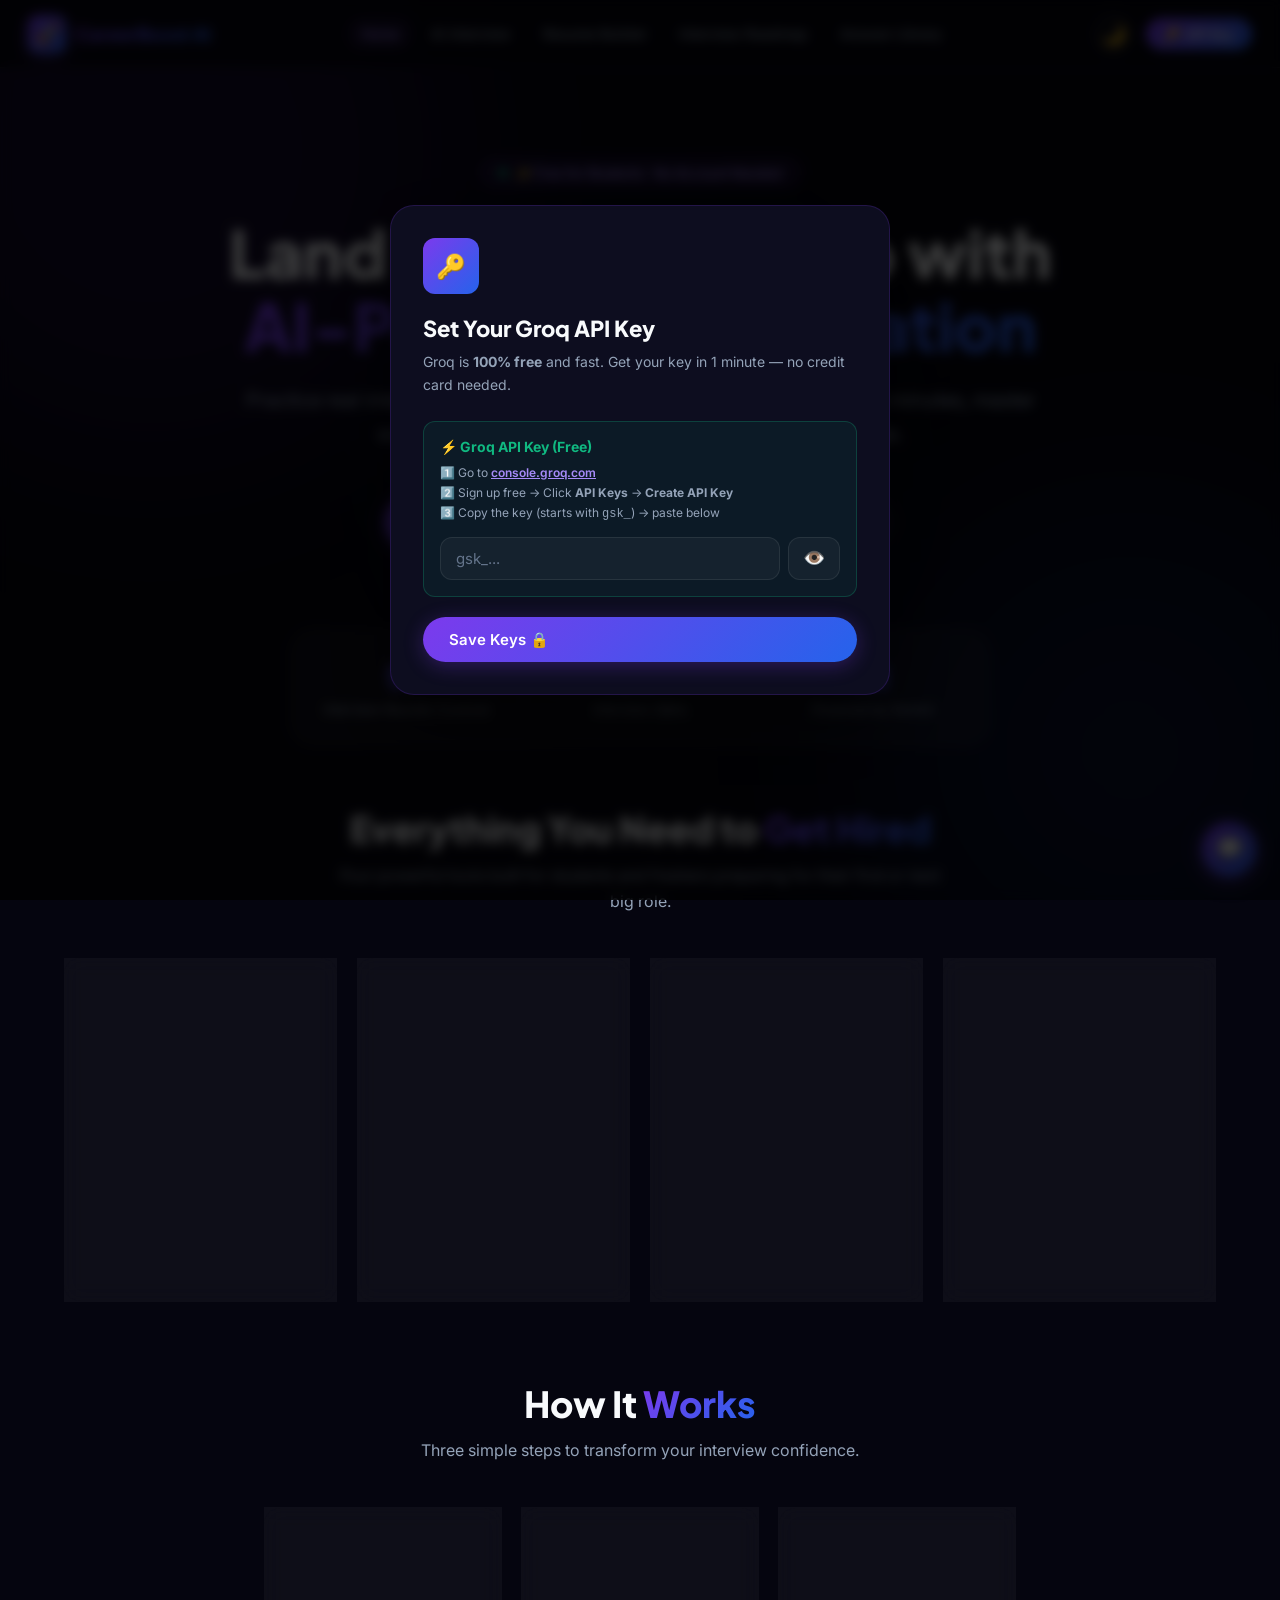
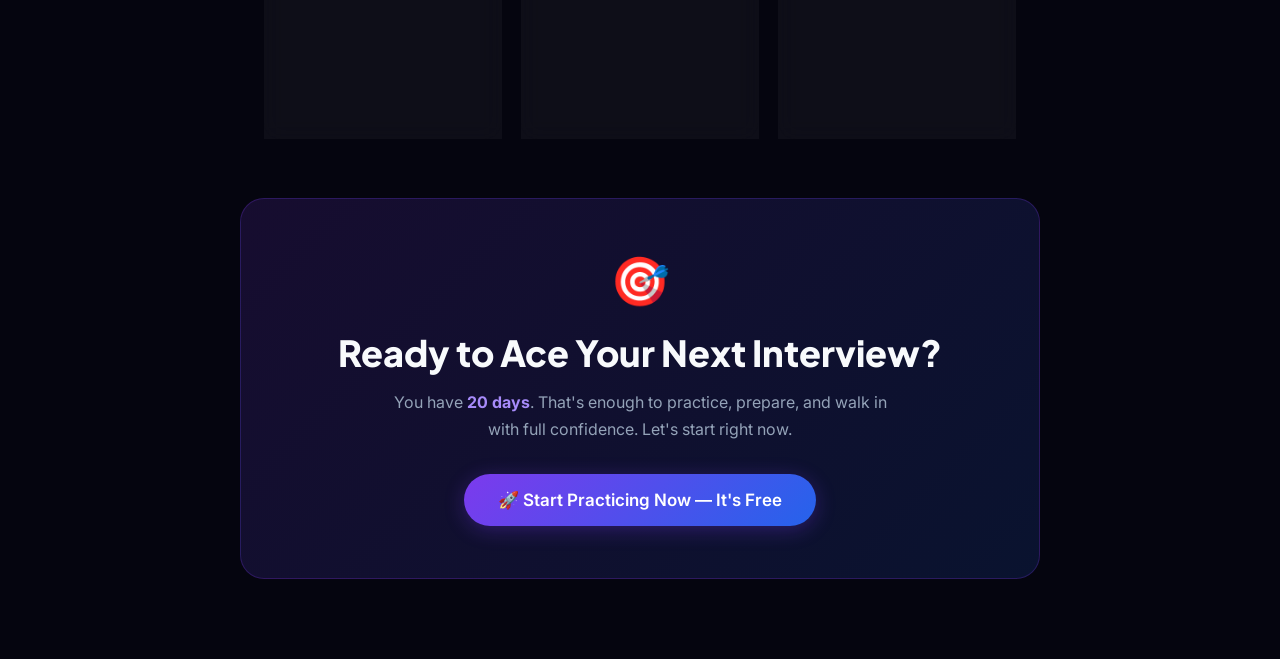
<file: index.html>
<!DOCTYPE html>
<html lang="en" data-theme="dark">
<head>
  <meta charset="UTF-8">
  <meta name="viewport" content="width=device-width, initial-scale=1.0">
  <title>CareerBoost AI – Your Complete Career Preparation Platform</title>
  <meta name="description" content="Ace every interview with AI-powered mock interviews, professional resume builder, and expert career guidance. Free for students.">
  <link rel="stylesheet" href="css/style.css">
  <link rel="icon" href="data:image/svg+xml,<svg xmlns='http://www.w3.org/2000/svg' viewBox='0 0 100 100'><text y='.9em' font-size='90'>🚀</text></svg>">
</head>
<body>

<!-- ANIMATED BACKGROUND -->
<div class="bg-animated">
  <div class="bg-orb"></div>
  <div class="bg-orb"></div>
  <div class="bg-orb"></div>
</div>

<!-- NAVBAR -->
<nav class="navbar">
  <a href="index.html" class="nav-logo">
    <div class="nav-logo-icon">🚀</div>
    <span class="nav-logo-text">CareerBoost AI</span>
  </a>
  <div class="nav-links" id="nav-links">
    <a href="index.html" class="nav-link">Home</a>
    <a href="interview.html" class="nav-link">AI Interview</a>
    <a href="resume.html" class="nav-link">Resume Builder</a>
    <a href="roadmap.html" class="nav-link">Interview Roadmap</a>
    <a href="library.html" class="nav-link">Answer Library</a>
  </div>
  <div class="nav-right">
    <button class="theme-toggle-btn" id="theme-toggle" title="Toggle light/dark mode">
      <span class="icon-dark">🌙</span>
      <span class="icon-light">☀️</span>
    </button>
    <button class="nav-api-btn open-api-modal" id="nav-api-btn">
      <span>🔑</span> API Key
    </button>
    <button class="nav-hamburger" id="hamburger">
      <span></span><span></span><span></span>
    </button>
  </div>
</nav>

<!-- PAGE CONTENT -->
<main class="page-content">

  <!-- HERO -->
  <section class="hero">
    <div class="hero-badge">
      <span></span> ✨ Free for Students · No Account Needed
    </div>
    <h1 class="hero-title">
      Land Your Dream Job with<br>
      <span class="gradient-text">AI-Powered Preparation</span>
    </h1>
    <p class="hero-subtitle">
      Practice real interviews with a speaking AI, build a stunning resume in minutes,
      master every interview round — all in one place, completely free.
    </p>
    <div class="hero-cta">
      <a href="interview.html" class="btn btn-primary btn-lg">
        🎤 Start Mock Interview
      </a>
      <a href="resume.html" class="btn btn-secondary btn-lg">
        📄 Build My Resume
      </a>
    </div>
  </section>

  <!-- STATS -->
  <section class="stats-section">
    <div class="stats-bar">
      <div class="stat-item">
        <div class="stat-number">5+</div>
        <div class="stat-label">Interview Rounds Covered</div>
      </div>
      <div class="stat-item">
        <div class="stat-number">100+</div>
        <div class="stat-label">Interview Q&As</div>
      </div>
      <div class="stat-item">
        <div class="stat-number">AI</div>
        <div class="stat-label">Powered by Gemini</div>
      </div>
    </div>
  </section>

  <!-- FEATURES -->
  <section>
    <div class="section-header">
      <h2 class="section-title">Everything You Need to <span class="gradient-text">Get Hired</span></h2>
      <p class="section-subtitle">Four powerful tools built for students and freshers preparing for their first or next big role.</p>
    </div>

    <div class="features-grid">

      <!-- Feature 1 -->
      <a href="interview.html" class="card feature-card" style="--card-gradient:linear-gradient(135deg,#7c3aed,#2563eb); --icon-bg:rgba(124,58,237,0.1); --icon-border:rgba(124,58,237,0.25);">
        <div class="feature-icon" style="background:rgba(124,58,237,0.1);">🎤</div>
        <div>
          <div class="feature-title">AI Mock Interviewer</div>
          <div class="feature-desc">Upload your resume, pick a job role, and get interviewed by a real-sounding AI. It speaks questions, listens to your answers, and gives you the best possible responses after each question.</div>
        </div>
        <div class="feature-arrow">Start Interview <span>→</span></div>
      </a>

      <!-- Feature 2 -->
      <a href="resume.html" class="card feature-card" style="--card-gradient:linear-gradient(135deg,#06b6d4,#7c3aed); --icon-bg:rgba(6,182,212,0.1); --icon-border:rgba(6,182,212,0.25);">
        <div class="feature-icon" style="background:rgba(6,182,212,0.1);">📄</div>
        <div>
          <div class="feature-title">AI Resume Builder</div>
          <div class="feature-desc">Fill in your details and let AI craft a stunning, ATS-optimized resume. Professional layout, strong action verbs, and keyword optimization — ready to download in seconds.</div>
        </div>
        <div class="feature-arrow">Build Resume <span>→</span></div>
      </a>

      <!-- Feature 3 -->
      <a href="roadmap.html" class="card feature-card" style="--card-gradient:linear-gradient(135deg,#10b981,#06b6d4); --icon-bg:rgba(16,185,129,0.1); --icon-border:rgba(16,185,129,0.25);">
        <div class="feature-icon" style="background:rgba(16,185,129,0.1);">🗺️</div>
        <div>
          <div class="feature-title">Interview Roadmap</div>
          <div class="feature-desc">Never walk into an interview blind. Learn exactly how many rounds there are, what each round tests, and get expert tips for acing every single stage — from aptitude to HR.</div>
        </div>
        <div class="feature-arrow">View Roadmap <span>→</span></div>
      </a>

      <!-- Feature 4 -->
      <a href="library.html" class="card feature-card" style="--card-gradient:linear-gradient(135deg,#f59e0b,#ef4444); --icon-bg:rgba(245,158,11,0.1); --icon-border:rgba(245,158,11,0.25);">
        <div class="feature-icon" style="background:rgba(245,158,11,0.1);">💡</div>
        <div>
          <div class="feature-title">Answer Library</div>
          <div class="feature-desc">Browse 100+ most-asked interview questions with AI-crafted model answers. Filter by category — Behavioral, Technical, HR, Coding — and learn how to communicate confidently.</div>
        </div>
        <div class="feature-arrow">Browse Answers <span>→</span></div>
      </a>

    </div>
  </section>

  <!-- HOW IT WORKS -->
  <section class="section" style="padding-top:0;">
    <div class="section-header">
      <h2 class="section-title">How It <span class="gradient-text">Works</span></h2>
      <p class="section-subtitle">Three simple steps to transform your interview confidence.</p>
    </div>
    <div style="max-width:800px; margin:0 auto; padding:0 24px; display:grid; grid-template-columns:repeat(auto-fit,minmax(220px,1fr)); gap:20px;">
      <div class="card card-p" style="text-align:center;">
        <div style="font-size:40px; margin-bottom:14px;">📋</div>
        <div style="font-size:16px; font-weight:700; margin-bottom:8px;">1. Share Your Profile</div>
        <div style="font-size:14px; color:var(--text-secondary); line-height:1.6;">Upload your resume PDF and select the job role you're targeting.</div>
      </div>
      <div class="card card-p" style="text-align:center;">
        <div style="font-size:40px; margin-bottom:14px;">🤖</div>
        <div style="font-size:16px; font-weight:700; margin-bottom:8px;">2. Get Interviewed by AI</div>
        <div style="font-size:14px; color:var(--text-secondary); line-height:1.6;">The AI asks you real questions by voice. You answer out loud — just like a real interview.</div>
      </div>
      <div class="card card-p" style="text-align:center;">
        <div style="font-size:40px; margin-bottom:14px;">📊</div>
        <div style="font-size:16px; font-weight:700; margin-bottom:8px;">3. Get Feedback & Improve</div>
        <div style="font-size:14px; color:var(--text-secondary); line-height:1.6;">See your scorecard, review ideal answers, and know exactly what to improve.</div>
      </div>
    </div>
  </section>

  <!-- CTA BANNER -->
  <section style="padding:0 24px 80px;">
    <div style="max-width:800px; margin:0 auto; background:linear-gradient(135deg,rgba(124,58,237,0.15),rgba(37,99,235,0.15)); border:1px solid rgba(124,58,237,0.25); border-radius:24px; padding:52px 40px; text-align:center;">
      <div style="font-size:48px; margin-bottom:20px;">🎯</div>
      <h2 style="font-size:clamp(24px,4vw,36px); font-weight:800; margin-bottom:14px;">Ready to Ace Your Next Interview?</h2>
      <p style="font-size:16px; color:var(--text-secondary); margin-bottom:32px; line-height:1.65; max-width:500px; margin-left:auto; margin-right:auto;">You have <strong style="color:var(--purple-light);">20 days</strong>. That's enough to practice, prepare, and walk in with full confidence. Let's start right now.</p>
      <a href="interview.html" class="btn btn-primary btn-lg">
        🚀 Start Practicing Now — It's Free
      </a>
    </div>
  </section>

</main>

<!-- API KEY MODAL -->
<div class="modal-overlay" id="api-modal">
  <div class="modal" style="position:relative;">
    <div class="modal-icon">🔑</div>
    <h2 class="modal-title">Set Your Gemini API Key</h2>
    <p class="modal-desc">
      Your API key is stored <strong>only on your device</strong> (localStorage) and never sent anywhere except Google's AI API. 
      Get a free key from <a href="https://aistudio.google.com" target="_blank" style="color:var(--purple-light);">aistudio.google.com</a>
    </p>
    <div class="form-group">
      <label class="form-label">API Key</label>
      <div style="display:flex; gap:8px;">
        <input type="password" id="api-key-input" class="form-input" placeholder="AIza..." style="flex:1;">
        <button id="api-key-toggle" style="background:var(--bg-card);border:1px solid var(--border);border-radius:var(--radius-md);padding:0 14px;cursor:pointer;font-size:18px;" title="Show/hide key">👁️</button>
      </div>
      <div class="form-hint">Your key is never shared and stays private on your device.</div>
    </div>
    <div class="modal-actions">
      <button id="api-key-save" class="btn btn-primary w-full">Save API Key 🔒</button>
    </div>
  </div>
</div>

<script src="js/app.js"></script>
</body>
</html>
</file>
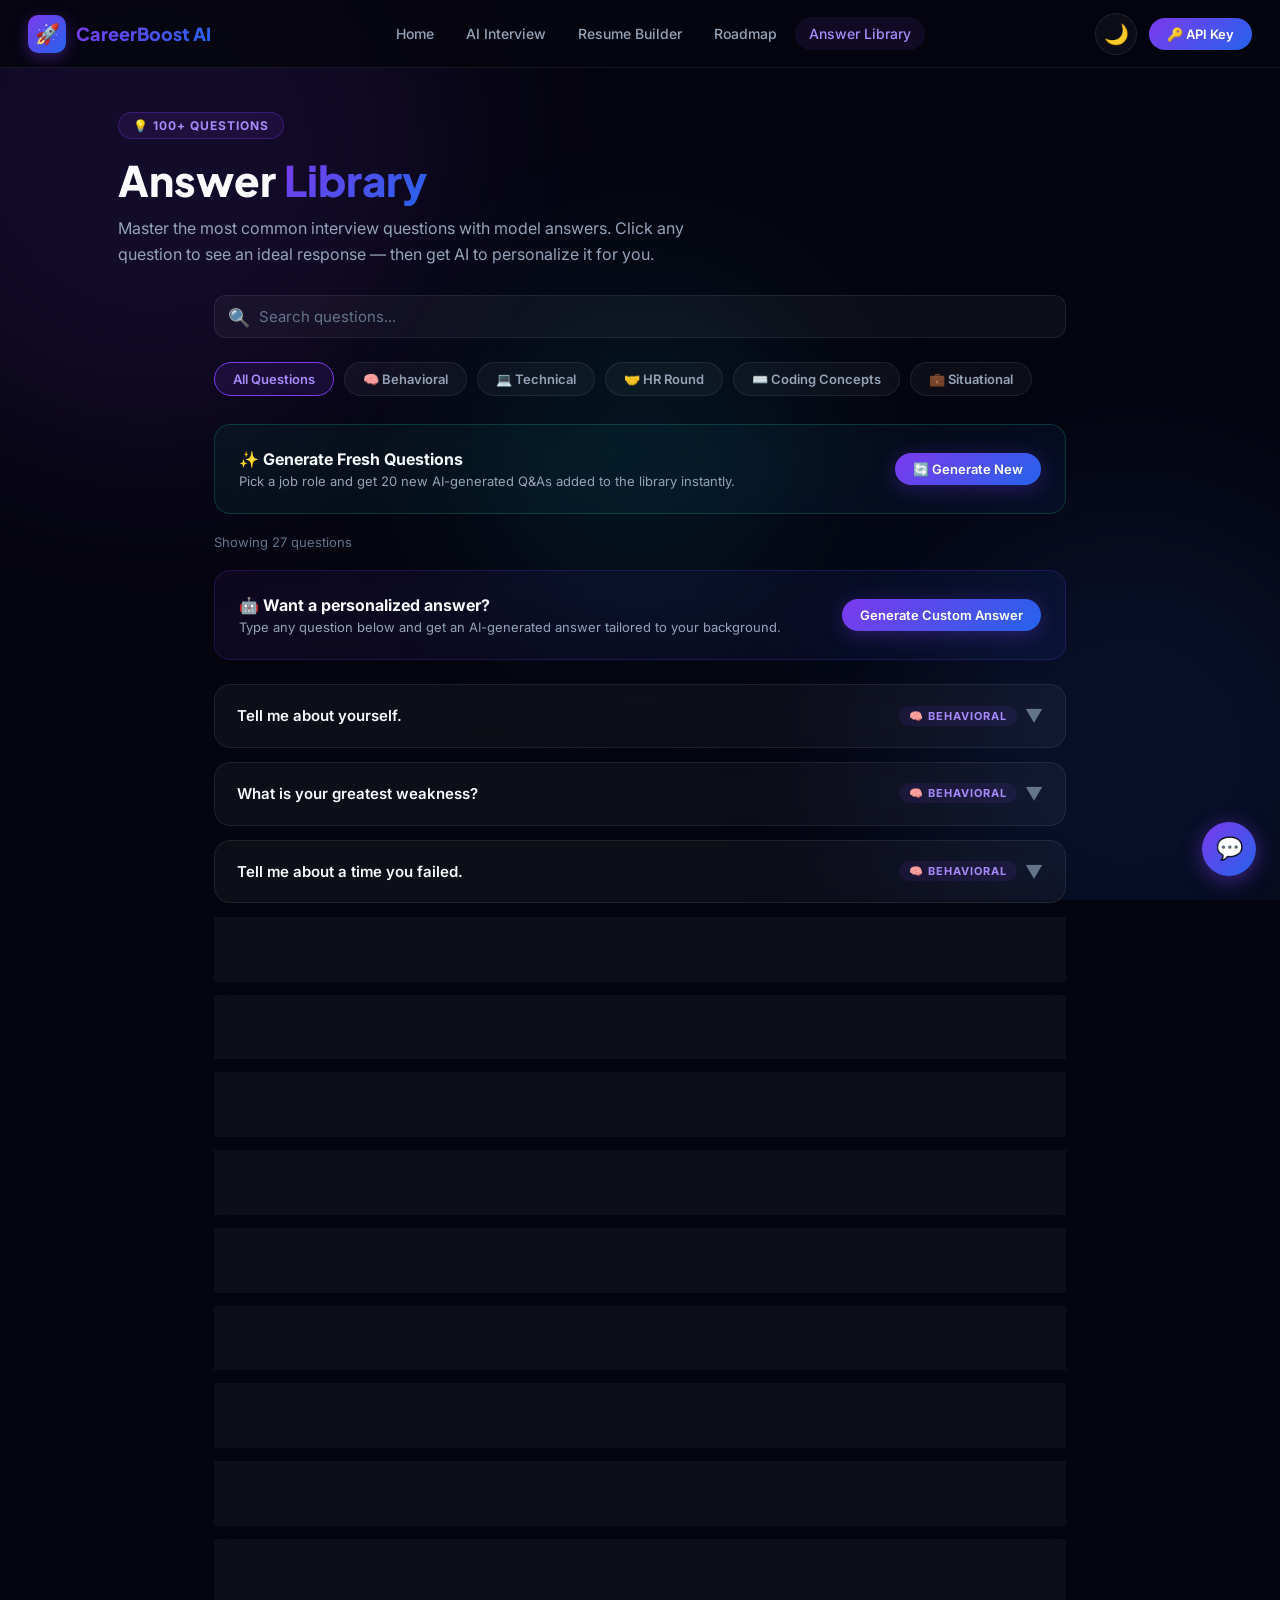
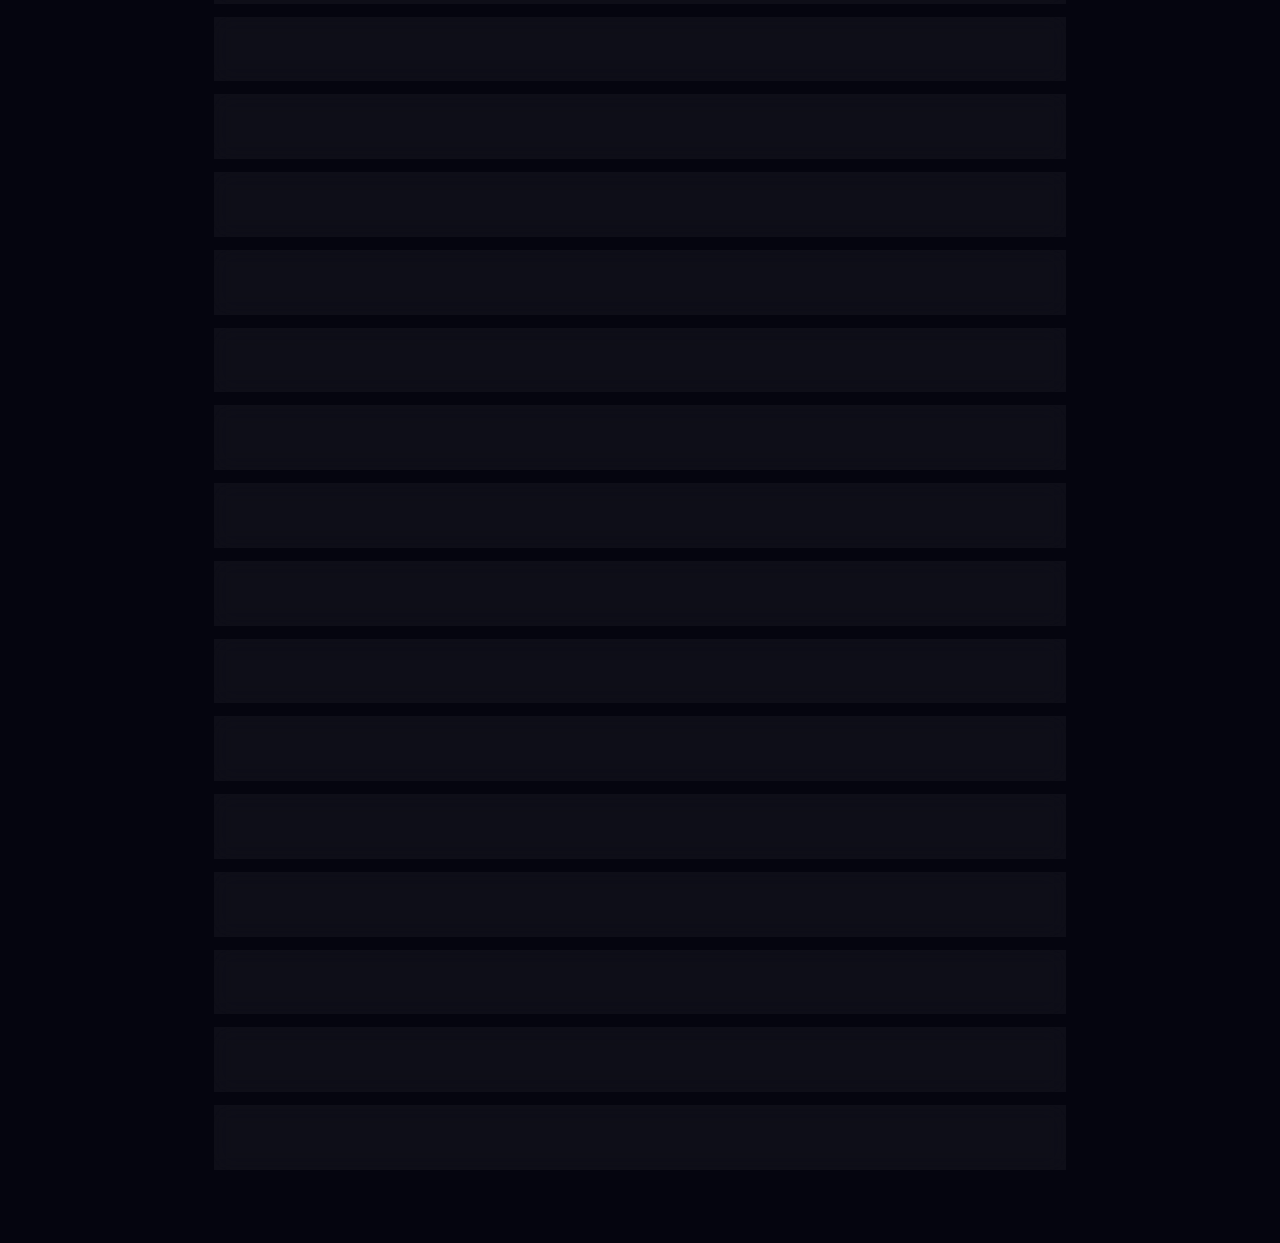
<file: library.html>
<!DOCTYPE html>
<html lang="en" data-theme="dark">
<head>
  <meta charset="UTF-8">
  <meta name="viewport" content="width=device-width, initial-scale=1.0">
  <title>Answer Library – CareerBoost AI</title>
  <meta name="description" content="Browse 100+ most-asked interview questions with AI-crafted model answers. Filter by category and master your interview communication.">
  <link rel="stylesheet" href="css/style.css">
  <link rel="icon" href="data:image/svg+xml,<svg xmlns='http://www.w3.org/2000/svg' viewBox='0 0 100 100'><text y='.9em' font-size='90'>💡</text></svg>">
</head>
<body>

<div class="bg-animated">
  <div class="bg-orb"></div><div class="bg-orb"></div><div class="bg-orb"></div>
</div>

<nav class="navbar">
  <a href="index.html" class="nav-logo">
    <div class="nav-logo-icon">🚀</div>
    <span class="nav-logo-text">CareerBoost AI</span>
  </a>
  <div class="nav-links" id="nav-links">
    <a href="index.html" class="nav-link">Home</a>
    <a href="interview.html" class="nav-link">AI Interview</a>
    <a href="resume.html" class="nav-link">Resume Builder</a>
    <a href="roadmap.html" class="nav-link">Roadmap</a>
    <a href="library.html" class="nav-link active">Answer Library</a>
  </div>
  <div class="nav-right">
    <button class="theme-toggle-btn" id="theme-toggle" title="Toggle light/dark mode">
      <span class="icon-dark">🌙</span>
      <span class="icon-light">☀️</span>
    </button>
    <button class="nav-api-btn open-api-modal">🔑 API Key</button>
    <button class="nav-hamburger" id="hamburger"><span></span><span></span><span></span></button>
  </div>
</nav>

<main class="page-content">
  <div class="page-hero">
    <div class="page-hero-badge">💡 100+ Questions</div>
    <h1 class="page-hero-title">Answer <span class="gradient-text">Library</span></h1>
    <p class="page-hero-subtitle">Master the most common interview questions with model answers. Click any question to see an ideal response — then get AI to personalize it for you.</p>
  </div>

  <div class="library-wrap">

    <!-- Search -->
    <div class="search-bar">
      <span class="search-icon">🔍</span>
      <input type="text" class="form-input" id="lib-search" placeholder="Search questions..." oninput="filterQuestions()" style="padding-left:44px;">
    </div>

    <!-- Filters -->
    <div class="filter-row" id="filter-row">
      <button class="filter-chip active" data-cat="all" onclick="setFilter('all')">All Questions</button>
      <button class="filter-chip" data-cat="behavioral" onclick="setFilter('behavioral')">🧠 Behavioral</button>
      <button class="filter-chip" data-cat="technical" onclick="setFilter('technical')">💻 Technical</button>
      <button class="filter-chip" data-cat="hr" onclick="setFilter('hr')">🤝 HR Round</button>
      <button class="filter-chip" data-cat="coding" onclick="setFilter('coding')">⌨️ Coding Concepts</button>
      <button class="filter-chip" data-cat="situational" onclick="setFilter('situational')">💼 Situational</button>
    </div>

    <!-- Generate New AI Questions -->
    <div class="card card-p mb-24" style="background:linear-gradient(135deg,rgba(16,185,129,0.07),rgba(37,99,235,0.07));border-color:rgba(16,185,129,0.25);margin-bottom:20px;">
      <div style="display:flex;align-items:center;justify-content:space-between;gap:16px;flex-wrap:wrap;">
        <div>
          <div style="font-size:16px;font-weight:700;margin-bottom:4px;">✨ Generate Fresh Questions</div>
          <div style="font-size:13px;color:var(--text-secondary);">Pick a job role and get 20 new AI-generated Q&amp;As added to the library instantly.</div>
        </div>
        <button class="btn btn-primary btn-sm" onclick="toggleAIGenSection()">🔄 Generate New</button>
      </div>
      <div id="ai-gen-section" style="display:none;margin-top:16px;border-top:1px solid var(--border);padding-top:16px;">
        <div style="display:flex;gap:10px;flex-wrap:wrap;align-items:flex-end;">
          <div style="flex:1;min-width:200px;">
            <label class="form-label" style="margin-bottom:6px;">Job Role</label>
            <select class="form-select" id="lib-role">
              <option value="Software Engineer">Software Engineer</option>
              <option value="Frontend Developer">Frontend Developer</option>
              <option value="Backend Developer">Backend Developer</option>
              <option value="Full Stack Developer">Full Stack Developer</option>
              <option value="Data Scientist">Data Scientist</option>
              <option value="ML / AI Engineer">ML / AI Engineer</option>
              <option value="DevOps Engineer">DevOps Engineer</option>
              <option value="Product Manager">Product Manager</option>
              <option value="Data Analyst">Data Analyst</option>
              <option value="Fresher (Any Tech Role)">Fresher (Any Tech Role)</option>
            </select>
          </div>
          <button class="btn btn-primary" id="lib-gen-btn" onclick="generateLibraryQuestions()" style="white-space:nowrap;">
            🚀 Generate 20 Questions
          </button>
        </div>
        <div id="lib-gen-status" style="margin-top:10px;font-size:13px;color:var(--text-secondary);display:none;">
          <span style="display:inline-block;width:14px;height:14px;border:2px solid rgba(124,58,237,0.3);border-top-color:var(--purple);border-radius:50%;animation:spin 0.8s linear infinite;vertical-align:middle;margin-right:6px;"></span>
          Generating questions...
        </div>
      </div>
    </div>

    <!-- Stats -->
    <div style="font-size:13px;color:var(--text-muted);margin-bottom:20px;" id="q-count">Showing all questions</div>


    <!-- AI Generate Button -->
    <div class="card card-p mb-24" style="background:linear-gradient(135deg,rgba(124,58,237,0.08),rgba(37,99,235,0.08));border-color:rgba(124,58,237,0.2);">
      <div style="display:flex;align-items:center;justify-content:space-between;gap:16px;flex-wrap:wrap;">
        <div>
          <div style="font-size:16px;font-weight:700;margin-bottom:4px;">🤖 Want a personalized answer?</div>
          <div style="font-size:13px;color:var(--text-secondary);">Type any question below and get an AI-generated answer tailored to your background.</div>
        </div>
        <button class="btn btn-primary btn-sm" onclick="toggleAiGen()">Generate Custom Answer</button>
      </div>
      <div id="ai-gen-area" class="hidden" style="margin-top:20px;border-top:1px solid var(--border);padding-top:20px;">
        <div class="form-group">
          <label class="form-label">Your Question</label>
          <input type="text" class="form-input" id="custom-q" placeholder="e.g. Tell me about a time you failed...">
        </div>
        <div class="form-group">
          <label class="form-label">Your Role / Context (optional)</label>
          <input type="text" class="form-input" id="custom-role" placeholder="e.g. Computer Science student applying for Frontend Developer intern">
        </div>
        <button class="btn btn-primary" onclick="generateCustomAnswer()">✨ Generate Answer</button>
        <div id="custom-answer-output" class="hidden" style="margin-top:20px;">
          <div class="best-answer-box">
            <div class="best-answer-label">✨ Your Personalized Answer</div>
            <div class="best-answer-text" id="custom-answer-text"></div>
          </div>
        </div>
      </div>
    </div>

    <!-- Q&A List -->
    <div id="qa-list">
      <!-- Filled by JS -->
    </div>

  </div>
</main>

<!-- API MODAL -->
<div class="modal-overlay" id="api-modal">
  <div class="modal" style="position:relative;">
    <div class="modal-icon">🔑</div>
    <h2 class="modal-title">Set Your Gemini API Key</h2>
    <p class="modal-desc">Required for AI-generated answers. <a href="https://aistudio.google.com" target="_blank" style="color:var(--purple-light);">Get free key →</a></p>
    <div class="form-group">
      <label class="form-label">API Key</label>
      <div style="display:flex;gap:8px;">
        <input type="password" id="api-key-input" class="form-input" placeholder="AIza..." style="flex:1;">
        <button id="api-key-toggle" style="background:var(--bg-card);border:1px solid var(--border);border-radius:var(--radius-md);padding:0 14px;cursor:pointer;font-size:18px;">👁️</button>
      </div>
    </div>
    <div class="modal-actions">
      <button id="api-key-save" class="btn btn-primary w-full">Save API Key 🔒</button>
    </div>
  </div>
</div>

<script src="js/app.js"></script>
<script src="js/library.js"></script>
</body>
</html>
</file>
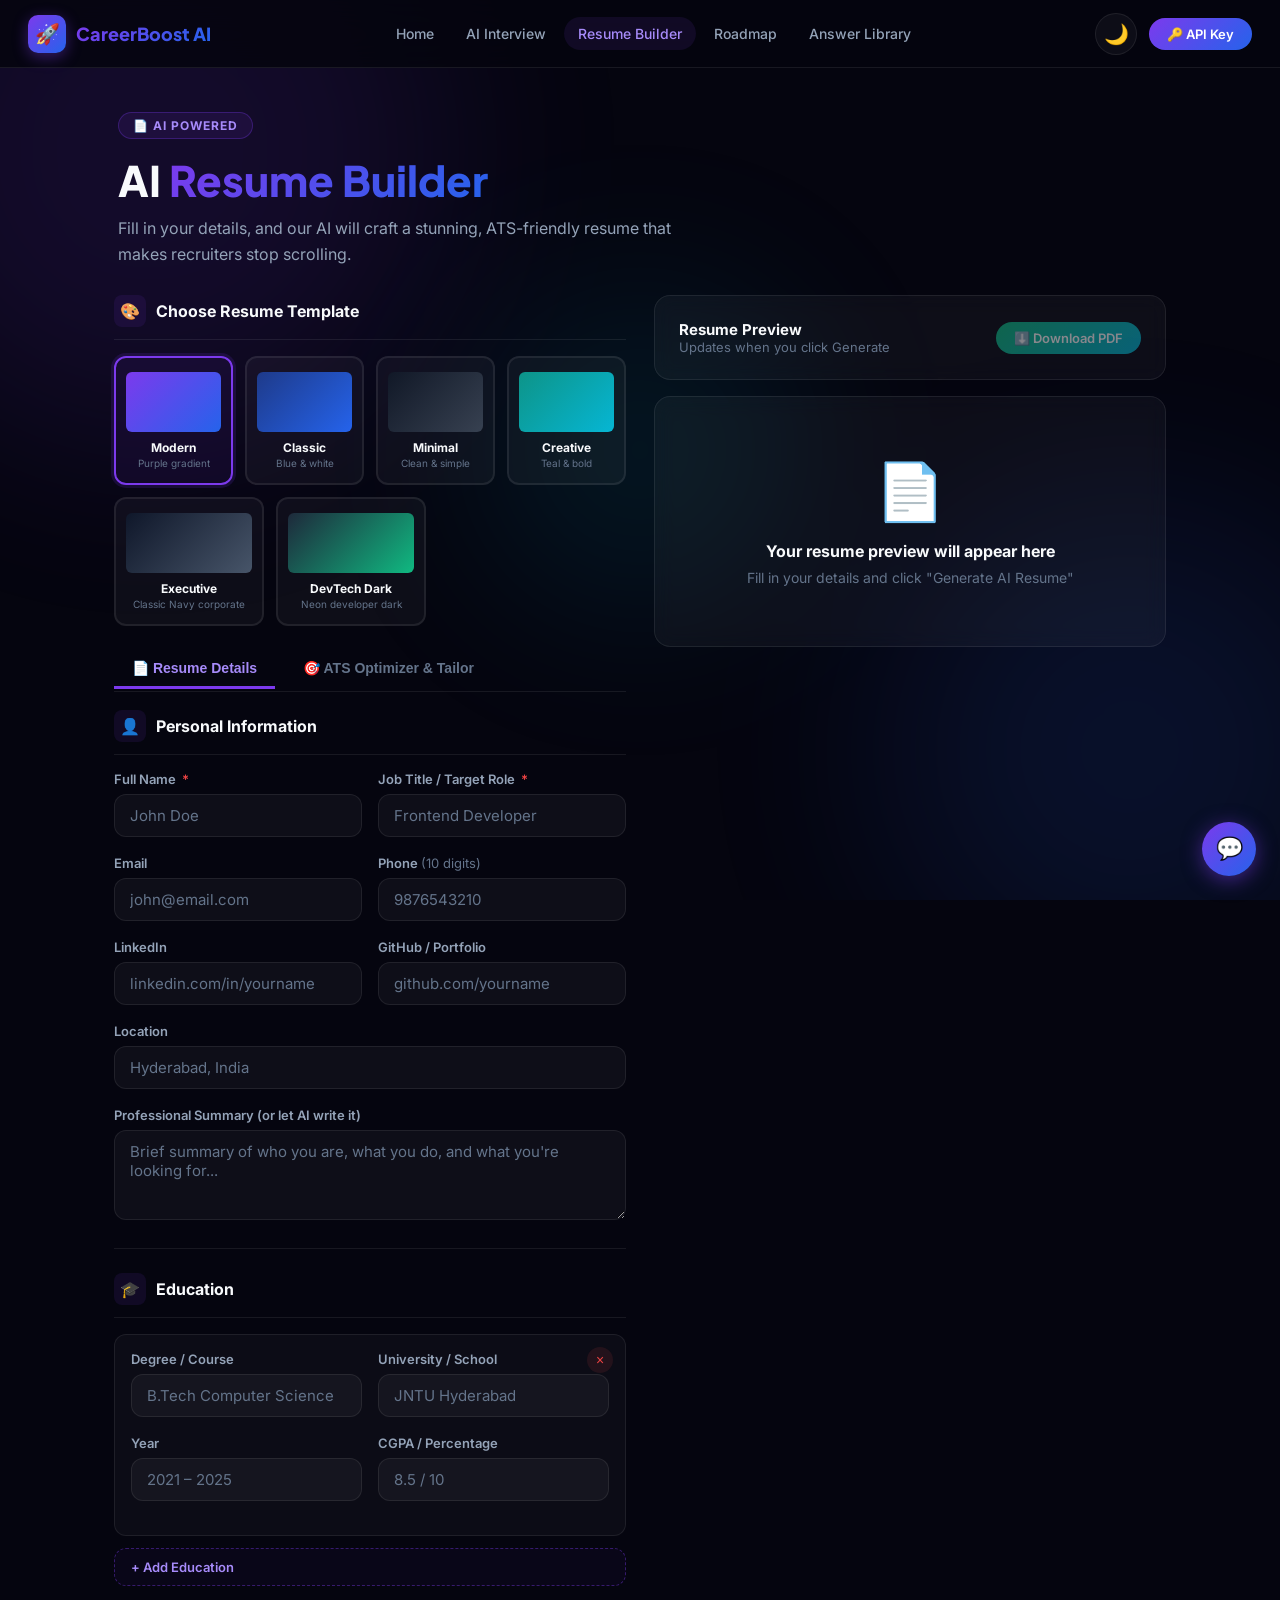
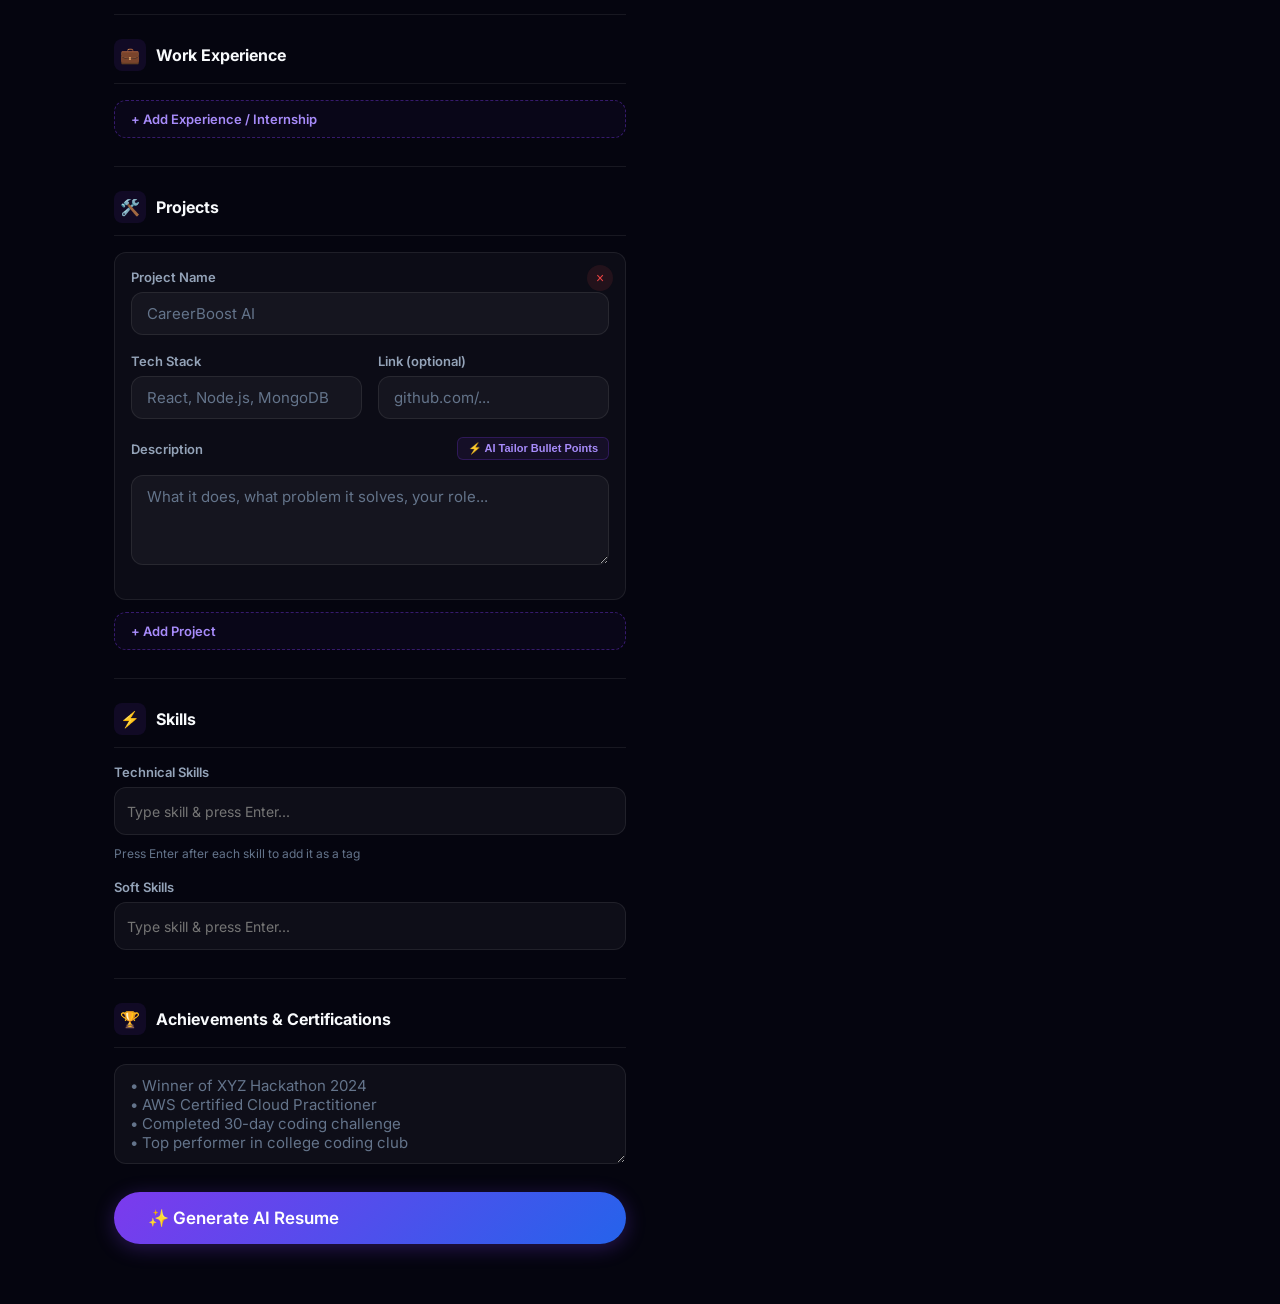
<file: resume.html>
<!DOCTYPE html>
<html lang="en" data-theme="dark">
<head>
  <meta charset="UTF-8">
  <meta name="viewport" content="width=device-width, initial-scale=1.0">
  <title>AI Resume Builder – CareerBoost AI</title>
  <meta name="description" content="Build a professional, ATS-optimized resume in minutes with AI assistance. Fill in your details and download a stunning resume PDF.">
  <link rel="stylesheet" href="css/style.css">
  <link rel="icon" href="data:image/svg+xml,<svg xmlns='http://www.w3.org/2000/svg' viewBox='0 0 100 100'><text y='.9em' font-size='90'>📄</text></svg>">
</head>
<body>

<div class="bg-animated">
  <div class="bg-orb"></div><div class="bg-orb"></div><div class="bg-orb"></div>
</div>

<nav class="navbar">
  <a href="index.html" class="nav-logo">
    <div class="nav-logo-icon">🚀</div>
    <span class="nav-logo-text">CareerBoost AI</span>
  </a>
  <div class="nav-links" id="nav-links">
    <a href="index.html" class="nav-link">Home</a>
    <a href="interview.html" class="nav-link">AI Interview</a>
    <a href="resume.html" class="nav-link active">Resume Builder</a>
    <a href="roadmap.html" class="nav-link">Roadmap</a>
    <a href="library.html" class="nav-link">Answer Library</a>
  </div>
  <div class="nav-right">
    <button class="theme-toggle-btn" id="theme-toggle" title="Toggle light/dark mode">
      <span class="icon-dark">🌙</span>
      <span class="icon-light">☀️</span>
    </button>
    <button class="nav-api-btn open-api-modal">🔑 API Key</button>
    <button class="nav-hamburger" id="hamburger"><span></span><span></span><span></span></button>
  </div>
</nav>

<main class="page-content">
  <div class="page-hero">
    <div class="page-hero-badge">📄 AI Powered</div>
    <h1 class="page-hero-title">AI <span class="gradient-text">Resume Builder</span></h1>
    <p class="page-hero-subtitle">Fill in your details, and our AI will craft a stunning, ATS-friendly resume that makes recruiters stop scrolling.</p>
  </div>

  <div class="resume-wrap">
    <div class="resume-builder-grid">

      <!-- LEFT: FORM -->
      <div>

        <!-- Template Selector -->
        <div class="builder-form-section" style="margin-bottom:20px;">
          <div class="builder-section-title">
            <div class="section-icon">🎨</div> Choose Resume Template
          </div>
          <div id="template-selector" class="template-selector"></div>
        </div>

        <!-- Resume Tabs Navigation -->
        <div class="resume-tabs-nav">
          <button class="resume-tab-btn active" id="resume-tab-editor" onclick="switchResumeTab('editor')">📄 Resume Details</button>
          <button class="resume-tab-btn" id="resume-tab-ats" onclick="switchResumeTab('ats')">🎯 ATS Optimizer &amp; Tailor</button>
        </div>

        <div id="resume-editor-form">
          <!-- Personal Info -->
          <div class="builder-form-section">
            <div class="builder-section-title">
              <div class="section-icon">👤</div> Personal Information
            </div>
          <div class="form-grid-2">
            <div class="form-group">
              <label class="form-label">Full Name <span class="form-required">*</span></label>
              <input type="text" class="form-input" id="r-name" placeholder="John Doe">
            </div>
            <div class="form-group">
              <label class="form-label">Job Title / Target Role <span class="form-required">*</span></label>
              <input type="text" class="form-input" id="r-title" placeholder="Frontend Developer">
            </div>
          </div>
          <div class="form-grid-2">
            <div class="form-group">
              <label class="form-label">Email</label>
              <input type="email" class="form-input" id="r-email"
                placeholder="john@email.com"
                oninput="validateEmail(this)"
                autocomplete="email">
              <div class="field-hint" id="r-email-hint" style="font-size:11px;margin-top:4px;display:none;"></div>
            </div>
            <div class="form-group">
              <label class="form-label">Phone <span style="color:var(--text-muted);font-weight:400;">(10 digits)</span></label>
              <input type="tel" class="form-input" id="r-phone"
                placeholder="9876543210"
                maxlength="10"
                oninput="validatePhone(this)"
                autocomplete="tel">
              <div class="field-hint" id="r-phone-hint" style="font-size:11px;margin-top:4px;display:none;"></div>
            </div>
          </div>
          <div class="form-grid-2">
            <div class="form-group">
              <label class="form-label">LinkedIn</label>
              <input type="text" class="form-input" id="r-linkedin"
                placeholder="linkedin.com/in/yourname"
                oninput="validateLinkedIn(this)">
              <div class="field-hint" id="r-linkedin-hint" style="font-size:11px;margin-top:4px;display:none;"></div>
            </div>
            <div class="form-group">
              <label class="form-label">GitHub / Portfolio</label>
              <input type="text" class="form-input" id="r-github"
                placeholder="github.com/yourname"
                oninput="validateGitHub(this)">
              <div class="field-hint" id="r-github-hint" style="font-size:11px;margin-top:4px;display:none;"></div>
            </div>
          </div>
          <div class="form-group">
            <label class="form-label">Location</label>
            <input type="text" class="form-input" id="r-location" placeholder="Hyderabad, India">
          </div>
          <div class="form-group">
            <label class="form-label">Professional Summary (or let AI write it)</label>
            <textarea class="form-textarea" id="r-summary" rows="3" placeholder="Brief summary of who you are, what you do, and what you're looking for..."></textarea>
          </div>
        </div>

        <div class="divider"></div>

        <!-- Education -->
        <div class="builder-form-section">
          <div class="builder-section-title">
            <div class="section-icon">🎓</div> Education
          </div>
          <div id="edu-list">
            <div class="sub-card" id="edu-0">
              <button class="sub-card-remove" onclick="removeItem('edu',0)" title="Remove">×</button>
              <div class="form-grid-2">
                <div class="form-group">
                  <label class="form-label">Degree / Course</label>
                  <input type="text" class="form-input edu-degree" placeholder="B.Tech Computer Science">
                </div>
                <div class="form-group">
                  <label class="form-label">University / School</label>
                  <input type="text" class="form-input edu-school" placeholder="JNTU Hyderabad">
                </div>
              </div>
              <div class="form-grid-2">
                <div class="form-group">
                  <label class="form-label">Year</label>
                  <input type="text" class="form-input edu-year" placeholder="2021 – 2025">
                </div>
                <div class="form-group">
                  <label class="form-label">CGPA / Percentage</label>
                  <input type="text" class="form-input edu-gpa" placeholder="8.5 / 10">
                </div>
              </div>
            </div>
          </div>
          <button class="add-item-btn" onclick="addEdu()">+ Add Education</button>
        </div>

        <div class="divider"></div>

        <!-- Experience -->
        <div class="builder-form-section">
          <div class="builder-section-title">
            <div class="section-icon">💼</div> Work Experience
          </div>
          <div id="exp-list"></div>
          <button class="add-item-btn" onclick="addExp()">+ Add Experience / Internship</button>
        </div>

        <div class="divider"></div>

        <!-- Projects -->
        <div class="builder-form-section">
          <div class="builder-section-title">
            <div class="section-icon">🛠️</div> Projects
          </div>
          <div id="proj-list">
            <div class="sub-card" id="proj-0">
              <button class="sub-card-remove" onclick="removeItem('proj',0)" title="Remove">×</button>
              <div class="form-group">
                <label class="form-label">Project Name</label>
                <input type="text" class="form-input proj-name" placeholder="CareerBoost AI">
              </div>
              <div class="form-grid-2">
                <div class="form-group">
                  <label class="form-label">Tech Stack</label>
                  <input type="text" class="form-input proj-tech" placeholder="React, Node.js, MongoDB">
                </div>
                <div class="form-group">
                  <label class="form-label">Link (optional)</label>
                  <input type="text" class="form-input proj-link" placeholder="github.com/...">
                </div>
              </div>
              <div class="form-group">
                <div class="sub-card-header">
                  <label class="form-label" style="margin:0;">Description</label>
                  <button class="btn-ai-action" id="tailor-btn-proj-0" onclick="tailorBullets('proj', 0)" type="button">⚡ AI Tailor Bullet Points</button>
                </div>
                <textarea class="form-textarea proj-desc" rows="2" placeholder="What it does, what problem it solves, your role..."></textarea>
              </div>
            </div>
          </div>
          <button class="add-item-btn" onclick="addProj()">+ Add Project</button>
        </div>

        <div class="divider"></div>

        <!-- Skills -->
        <div class="builder-form-section">
          <div class="builder-section-title">
            <div class="section-icon">⚡</div> Skills
          </div>
          <div class="form-group">
            <label class="form-label">Technical Skills</label>
            <div class="tags-wrap" id="tech-skills-wrap" onclick="document.getElementById('tech-skill-input').focus()">
              <input type="text" class="tag-input-field" id="tech-skill-input" placeholder="Type skill & press Enter..." />
            </div>
            <div class="form-hint">Press Enter after each skill to add it as a tag</div>
          </div>
          <div class="form-group">
            <label class="form-label">Soft Skills</label>
            <div class="tags-wrap" id="soft-skills-wrap" onclick="document.getElementById('soft-skill-input').focus()">
              <input type="text" class="tag-input-field" id="soft-skill-input" placeholder="Type skill & press Enter..." />
            </div>
          </div>
        </div>

        <div class="divider"></div>

        <!-- Achievements -->
        <div class="builder-form-section">
          <div class="builder-section-title">
            <div class="section-icon">🏆</div> Achievements & Certifications
          </div>
          <div id="achieve-list">
            <div class="form-group">
              <textarea class="form-textarea" id="r-achievements" rows="4" placeholder="• Winner of XYZ Hackathon 2024&#10;• AWS Certified Cloud Practitioner&#10;• Completed 30-day coding challenge&#10;• Top performer in college coding club"></textarea>
            </div>
          </div>
        </div>

        <!-- Generate Button -->
        <div style="display:flex;gap:12px;flex-wrap:wrap;margin-top:8px;">
          <button class="btn btn-primary btn-lg w-full" id="generate-resume-btn" onclick="generateResume()">
            ✨ Generate AI Resume
          </button>
        </div>
      </div> <!-- End #resume-editor-form -->

      <!-- 🎯 ATS OPTIMIZER PANEL -->
      <div id="resume-ats-panel" style="display:none; animation: fadeInUp 0.4s ease both;">
        <div class="builder-form-section">
          <div class="builder-section-title">
            <div class="section-icon">🎯</div> AI ATS Optimizer
          </div>
          <p style="font-size:13px;color:var(--text-muted);line-height:1.6;margin-bottom:16px;">
            Paste the job description of your target role. Our AI will analyze your resume details, calculate your match score, find missing keywords, and suggest layout improvements.
          </p>

          <div class="form-group">
            <label class="form-label">Target Job Description <span class="form-required">*</span></label>
            <textarea class="form-textarea" id="ats-job-desc" rows="6" placeholder="Paste the full job description here..."></textarea>
          </div>

          <button class="btn btn-primary w-full" id="ats-analyze-btn" onclick="analyzeATS()" style="font-size:14px;padding:12px;margin-top:4px;">
            🎯 Analyze Match Score
          </button>
        </div>

        <!-- ATS Result Area (Hidden initially) -->
        <div id="ats-result-card" class="builder-form-section" style="display:none; margin-top:20px; animation: fadeInUp 0.3s ease both;">
          <div class="ats-score-container">
            <div class="ats-progress-ring">
              <svg class="ats-ring-svg">
                <defs>
                  <linearGradient id="ats-gradient" x1="0%" y1="0%" x2="100%" y2="100%">
                    <stop offset="0%" stop-color="var(--purple)" />
                    <stop offset="100%" stop-color="var(--cyan)" />
                  </linearGradient>
                </defs>
                <circle class="ats-ring-circle-bg" cx="45" cy="45" r="40" />
                <circle class="ats-ring-circle" id="ats-ring-fill" cx="45" cy="45" r="40" />
              </svg>
              <div class="ats-score-text" id="ats-score-text">0%</div>
            </div>
            <div>
              <div style="font-size:16px;font-weight:800;color:var(--text-primary);" id="ats-match-level">Needs Optimization</div>
              <div style="font-size:12.5px;color:var(--text-muted);margin-top:2px;">Overall Applicant Tracking System Score</div>
            </div>
          </div>

          <!-- Matches & Missing -->
          <div style="margin-bottom:20px;">
            <div style="font-weight:700;font-size:13px;color:var(--text-primary);margin-bottom:6px;">Critical Matching Keywords</div>
            <div class="keyword-grid" id="ats-match-grid">
              <!-- matching keyword badges -->
            </div>
          </div>

          <div style="margin-bottom:20px;">
            <div style="font-weight:700;font-size:13px;color:var(--text-primary);margin-bottom:6px;">Missing Critical Keywords (Action Required)</div>
            <div style="font-size:12.5px;color:var(--text-muted);margin-bottom:8px;line-height:1.5;">
              Add these keywords to your skills or work descriptions to boost your score. Use the <strong>⚡ AI Tailor</strong> button on your experience bullet points to integrate them automatically!
            </div>
            <div class="keyword-grid" id="ats-missing-grid">
              <!-- missing keyword badges -->
            </div>
          </div>

          <div>
            <div style="font-weight:700;font-size:13px;color:var(--text-primary);margin-bottom:6px;">AI Optimization Roadmap</div>
            <div style="font-size:13px;line-height:1.7;color:var(--text-secondary);background:var(--bg-secondary);padding:14px;border-radius:10px;border:1px solid var(--border);white-space:pre-wrap;" id="ats-feedback-text">
              Loading analysis details...
            </div>
          </div>
        </div>
      </div>

      </div>

      <!-- RIGHT: PREVIEW -->
      <div class="builder-panel">
        <div class="card card-p mb-16" style="display:flex;align-items:center;justify-content:space-between;gap:12px;flex-wrap:wrap;">
          <div>
            <div style="font-size:15px;font-weight:700;">Resume Preview</div>
            <div style="font-size:13px;color:var(--text-muted);">Updates when you click Generate</div>
          </div>
          <button class="btn btn-success btn-sm" id="download-btn" onclick="downloadResume()" disabled>⬇️ Download PDF</button>
        </div>

        <!-- Empty state -->
        <div id="preview-empty" class="card card-p" style="text-align:center;padding:60px 24px;">
          <div style="font-size:56px;margin-bottom:16px;">📄</div>
          <div style="font-size:16px;font-weight:700;margin-bottom:8px;">Your resume preview will appear here</div>
          <div style="font-size:14px;color:var(--text-muted);">Fill in your details and click "Generate AI Resume"</div>
        </div>

        <!-- Resume Preview -->
        <div id="resume-preview-container" class="hidden">
          <div class="resume-preview-wrap" id="resume-output">
            <!-- Filled by JS -->
          </div>
        </div>
      </div>

    </div>
  </div>
</main>

<!-- API MODAL -->
<div class="modal-overlay" id="api-modal">
  <div class="modal" style="position:relative;">
    <div class="modal-icon">🔑</div>
    <h2 class="modal-title">Set Your Gemini API Key</h2>
    <p class="modal-desc">Required to generate resume content with AI. <a href="https://aistudio.google.com" target="_blank" style="color:var(--purple-light);">Get free key →</a></p>
    <div class="form-group">
      <label class="form-label">API Key</label>
      <div style="display:flex;gap:8px;">
        <input type="password" id="api-key-input" class="form-input" placeholder="AIza..." style="flex:1;">
        <button id="api-key-toggle" style="background:var(--bg-card);border:1px solid var(--border);border-radius:var(--radius-md);padding:0 14px;cursor:pointer;font-size:18px;">👁️</button>
      </div>
    </div>
    <div class="modal-actions">
      <button id="api-key-save" class="btn btn-primary w-full">Save API Key 🔒</button>
    </div>
  </div>
</div>

<script src="js/app.js"></script>
<script src="js/resume.js"></script>
</body>
</html>
</file>
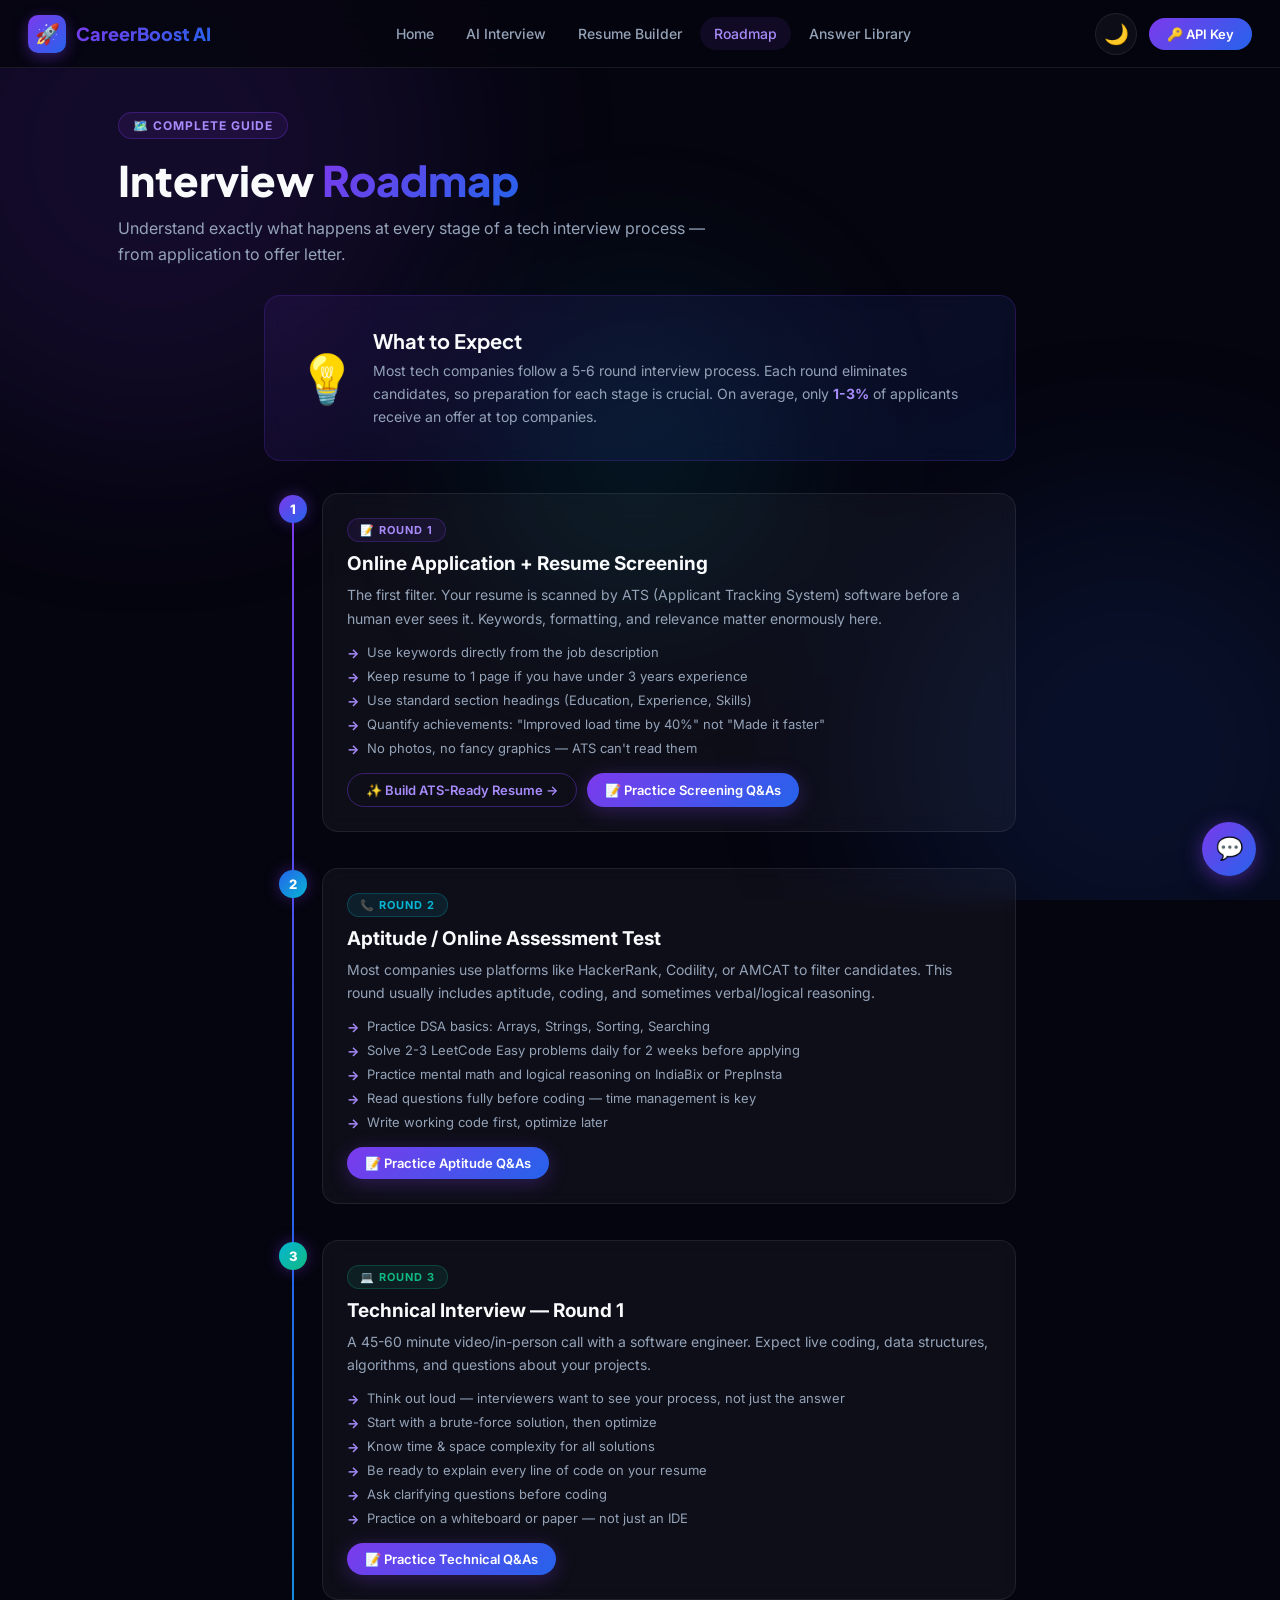
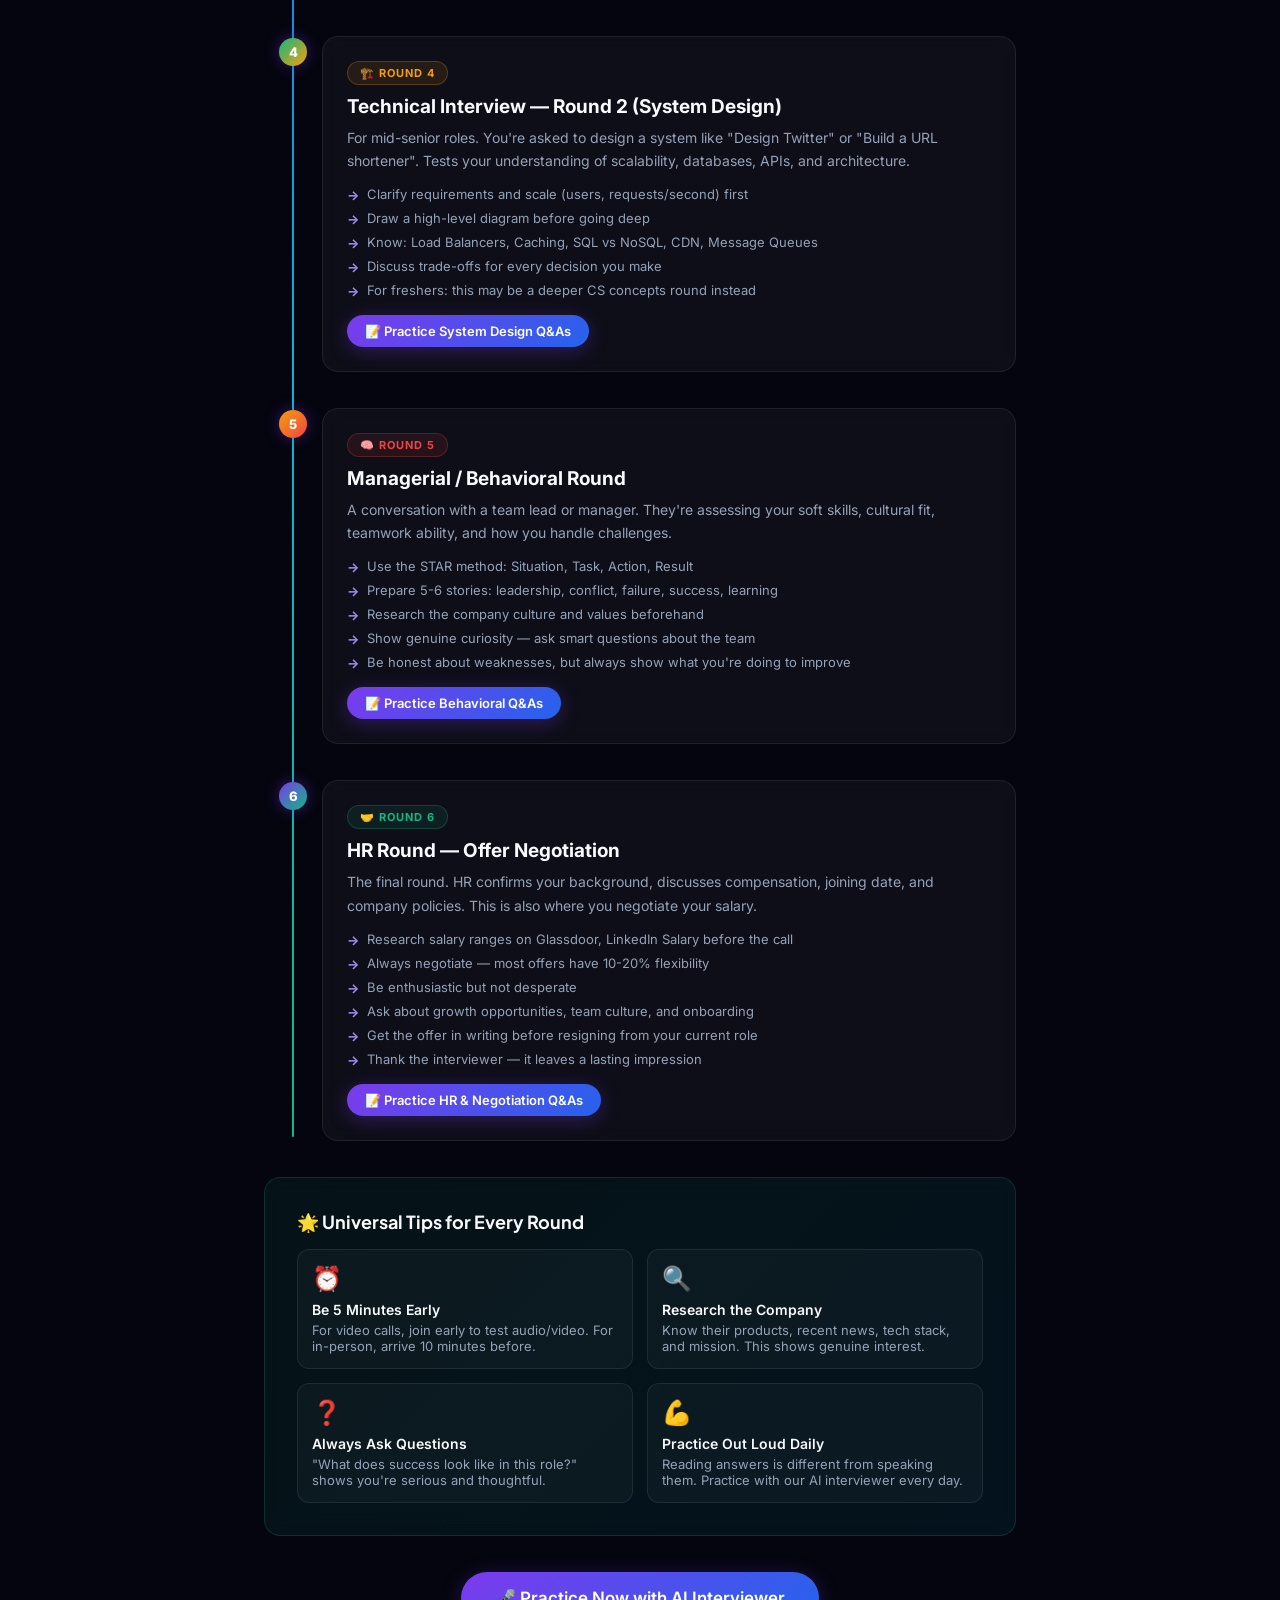
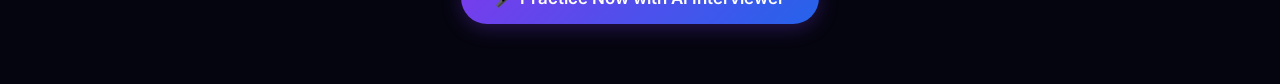
<file: roadmap.html>
<!DOCTYPE html>
<html lang="en" data-theme="dark">
<head>
  <meta charset="UTF-8">
  <meta name="viewport" content="width=device-width, initial-scale=1.0">
  <title>Interview Roadmap – CareerBoost AI</title>
  <meta name="description" content="Learn exactly how many interview rounds there are, what each round tests, and how to ace every stage from aptitude to HR final round.">
  <link rel="stylesheet" href="css/style.css">
  <link rel="icon" href="data:image/svg+xml,<svg xmlns='http://www.w3.org/2000/svg' viewBox='0 0 100 100'><text y='.9em' font-size='90'>🗺️</text></svg>">
  <style>
    /* Roadmap Practice Styles */
    .practice-btn {
      transition: all 0.3s ease;
      cursor: pointer;
    }
    .practice-btn:hover {
      transform: translateY(-2px);
      box-shadow: 0 4px 12px rgba(124, 58, 237, 0.3);
    }
    
    .qa-practice-card {
      background: var(--bg-card);
      border: 1px solid var(--border);
      border-radius: 12px;
      padding: 20px;
      transition: all 0.3s ease;
      margin-bottom: 12px;
    }
    .qa-practice-card:hover {
      border-color: rgba(124, 58, 237, 0.3);
    }
    
    .qa-practice-header {
      display: flex;
      justify-content: space-between;
      align-items: flex-start;
      gap: 12px;
      cursor: pointer;
    }
    
    .qa-practice-q {
      font-size: 15px;
      font-weight: 700;
      color: var(--text-primary);
      line-height: 1.5;
    }
    
    .qa-practice-toggle {
      background: none;
      border: none;
      color: var(--text-muted);
      font-size: 18px;
      cursor: pointer;
      transition: transform 0.3s ease;
      padding: 0;
      line-height: 1;
    }
    .qa-practice-toggle.open {
      transform: rotate(180deg);
    }
    
    .qa-practice-body {
      margin-top: 14px;
      padding-top: 14px;
      border-top: 1px dashed var(--border);
      display: none;
    }
    .qa-practice-body.open {
      display: block;
    }
    
    .qa-practice-answer-label {
      font-size: 11px;
      font-weight: 800;
      text-transform: uppercase;
      letter-spacing: 1.5px;
      color: var(--green);
      margin-bottom: 6px;
    }
    
    .qa-practice-answer {
      font-size: 13.5px;
      line-height: 1.7;
      color: var(--text-secondary);
    }
    
    /* Loading spinner */
    .loading-spinner-big {
      width: 48px;
      height: 48px;
      border-radius: 50%;
      border: 4px solid rgba(124,58,237,0.2);
      border-top-color: var(--purple);
      animation: spin 0.9s linear infinite;
      margin: 0 auto;
    }
    @keyframes spin {
      0% { transform: rotate(0deg); }
      100% { transform: rotate(360deg); }
    }
  </style>
</head>
<body>

<div class="bg-animated">
  <div class="bg-orb"></div><div class="bg-orb"></div><div class="bg-orb"></div>
</div>

<nav class="navbar">
  <a href="index.html" class="nav-logo">
    <div class="nav-logo-icon">🚀</div>
    <span class="nav-logo-text">CareerBoost AI</span>
  </a>
  <div class="nav-links" id="nav-links">
    <a href="index.html" class="nav-link">Home</a>
    <a href="interview.html" class="nav-link">AI Interview</a>
    <a href="resume.html" class="nav-link">Resume Builder</a>
    <a href="roadmap.html" class="nav-link active">Roadmap</a>
    <a href="library.html" class="nav-link">Answer Library</a>
  </div>
  <div class="nav-right">
    <button class="theme-toggle-btn" id="theme-toggle" title="Toggle light/dark mode">
      <span class="icon-dark">🌙</span>
      <span class="icon-light">☀️</span>
    </button>
    <button class="nav-api-btn open-api-modal">🔑 API Key</button>
    <button class="nav-hamburger" id="hamburger"><span></span><span></span><span></span></button>
  </div>
</nav>

<main class="page-content">
  <div class="page-hero">
    <div class="page-hero-badge">🗺️ Complete Guide</div>
    <h1 class="page-hero-title">Interview <span class="gradient-text">Roadmap</span></h1>
    <p class="page-hero-subtitle">Understand exactly what happens at every stage of a tech interview process — from application to offer letter.</p>
  </div>

  <div class="roadmap-wrap">

    <!-- Overview Card -->
    <div class="card card-p-lg mb-32" style="background:linear-gradient(135deg,rgba(124,58,237,0.1),rgba(37,99,235,0.1));border-color:rgba(124,58,237,0.2);">
      <div style="display:flex;align-items:center;gap:16px;flex-wrap:wrap;">
        <div style="font-size:48px;">💡</div>
        <div>
          <h2 style="font-size:20px;font-weight:700;margin-bottom:6px;">What to Expect</h2>
          <p style="font-size:14px;color:var(--text-secondary);line-height:1.65;max-width:600px;">Most tech companies follow a 5-6 round interview process. Each round eliminates candidates, so preparation for each stage is crucial. On average, only <strong style="color:var(--purple-light);">1-3%</strong> of applicants receive an offer at top companies.</p>
        </div>
      </div>
    </div>

    <!-- Timeline -->
    <div class="timeline">

      <!-- Round 1 -->
      <div class="timeline-item">
        <div class="timeline-dot">
          <div class="dot-circle" style="background:linear-gradient(135deg,#7c3aed,#2563eb);">1</div>
        </div>
        <div class="timeline-content card card-p">
          <div class="round-badge" style="background:rgba(124,58,237,0.1);color:var(--purple-light);border:1px solid rgba(124,58,237,0.25);">📝 Round 1</div>
          <div class="timeline-title">Online Application + Resume Screening</div>
          <div class="timeline-desc">The first filter. Your resume is scanned by ATS (Applicant Tracking System) software before a human ever sees it. Keywords, formatting, and relevance matter enormously here.</div>
          <ul class="tips-list">
            <li>Use keywords directly from the job description</li>
            <li>Keep resume to 1 page if you have under 3 years experience</li>
            <li>Use standard section headings (Education, Experience, Skills)</li>
            <li>Quantify achievements: "Improved load time by 40%" not "Made it faster"</li>
            <li>No photos, no fancy graphics — ATS can't read them</li>
          </ul>
          <div style="margin-top:16px; display:flex; gap:10px; flex-wrap:wrap;">
            <a href="resume.html" class="btn btn-outline btn-sm">✨ Build ATS-Ready Resume →</a>
            <button class="btn btn-primary btn-sm practice-btn" data-round="1" onclick="startPractice(1)">📝 Practice Screening Q&As</button>
          </div>
        </div>
      </div>

      <!-- Round 2 -->
      <div class="timeline-item">
        <div class="timeline-dot">
          <div class="dot-circle" style="background:linear-gradient(135deg,#2563eb,#06b6d4);">2</div>
        </div>
        <div class="timeline-content card card-p">
          <div class="round-badge" style="background:rgba(6,182,212,0.1);color:var(--cyan);border:1px solid rgba(6,182,212,0.25);">📞 Round 2</div>
          <div class="timeline-title">Aptitude / Online Assessment Test</div>
          <div class="timeline-desc">Most companies use platforms like HackerRank, Codility, or AMCAT to filter candidates. This round usually includes aptitude, coding, and sometimes verbal/logical reasoning.</div>
          <ul class="tips-list">
            <li>Practice DSA basics: Arrays, Strings, Sorting, Searching</li>
            <li>Solve 2-3 LeetCode Easy problems daily for 2 weeks before applying</li>
            <li>Practice mental math and logical reasoning on IndiaBix or PrepInsta</li>
            <li>Read questions fully before coding — time management is key</li>
            <li>Write working code first, optimize later</li>
          </ul>
          <div style="margin-top:16px;">
            <button class="btn btn-primary btn-sm practice-btn" data-round="2" onclick="startPractice(2)">📝 Practice Aptitude Q&As</button>
          </div>
        </div>
      </div>

      <!-- Round 3 -->
      <div class="timeline-item">
        <div class="timeline-dot">
          <div class="dot-circle" style="background:linear-gradient(135deg,#06b6d4,#10b981);">3</div>
        </div>
        <div class="timeline-content card card-p">
          <div class="round-badge" style="background:rgba(16,185,129,0.1);color:var(--green);border:1px solid rgba(16,185,129,0.25);">💻 Round 3</div>
          <div class="timeline-title">Technical Interview — Round 1</div>
          <div class="timeline-desc">A 45-60 minute video/in-person call with a software engineer. Expect live coding, data structures, algorithms, and questions about your projects.</div>
          <ul class="tips-list">
            <li>Think out loud — interviewers want to see your process, not just the answer</li>
            <li>Start with a brute-force solution, then optimize</li>
            <li>Know time & space complexity for all solutions</li>
            <li>Be ready to explain every line of code on your resume</li>
            <li>Ask clarifying questions before coding</li>
            <li>Practice on a whiteboard or paper — not just an IDE</li>
          </ul>
          <div style="margin-top:16px;">
            <button class="btn btn-primary btn-sm practice-btn" data-round="3" onclick="startPractice(3)">📝 Practice Technical Q&As</button>
          </div>
        </div>
      </div>

      <!-- Round 4 -->
      <div class="timeline-item">
        <div class="timeline-dot">
          <div class="dot-circle" style="background:linear-gradient(135deg,#10b981,#f59e0b);">4</div>
        </div>
        <div class="timeline-content card card-p">
          <div class="round-badge" style="background:rgba(245,158,11,0.1);color:var(--orange);border:1px solid rgba(245,158,11,0.25);">🏗️ Round 4</div>
          <div class="timeline-title">Technical Interview — Round 2 (System Design)</div>
          <div class="timeline-desc">For mid-senior roles. You're asked to design a system like "Design Twitter" or "Build a URL shortener". Tests your understanding of scalability, databases, APIs, and architecture.</div>
          <ul class="tips-list">
            <li>Clarify requirements and scale (users, requests/second) first</li>
            <li>Draw a high-level diagram before going deep</li>
            <li>Know: Load Balancers, Caching, SQL vs NoSQL, CDN, Message Queues</li>
            <li>Discuss trade-offs for every decision you make</li>
            <li>For freshers: this may be a deeper CS concepts round instead</li>
          </ul>
          <div style="margin-top:16px;">
            <button class="btn btn-primary btn-sm practice-btn" data-round="4" onclick="startPractice(4)">📝 Practice System Design Q&As</button>
          </div>
        </div>
      </div>

      <!-- Round 5 -->
      <div class="timeline-item">
        <div class="timeline-dot">
          <div class="dot-circle" style="background:linear-gradient(135deg,#f59e0b,#ef4444);">5</div>
        </div>
        <div class="timeline-content card card-p">
          <div class="round-badge" style="background:rgba(239,68,68,0.1);color:var(--red);border:1px solid rgba(239,68,68,0.25);">🧠 Round 5</div>
          <div class="timeline-title">Managerial / Behavioral Round</div>
          <div class="timeline-desc">A conversation with a team lead or manager. They're assessing your soft skills, cultural fit, teamwork ability, and how you handle challenges.</div>
          <ul class="tips-list">
            <li>Use the STAR method: Situation, Task, Action, Result</li>
            <li>Prepare 5-6 stories: leadership, conflict, failure, success, learning</li>
            <li>Research the company culture and values beforehand</li>
            <li>Show genuine curiosity — ask smart questions about the team</li>
            <li>Be honest about weaknesses, but always show what you're doing to improve</li>
          </ul>
          <div style="margin-top:16px;">
            <button class="btn btn-primary btn-sm practice-btn" data-round="5" onclick="startPractice(5)">📝 Practice Behavioral Q&As</button>
          </div>
        </div>
      </div>

      <!-- Round 6 -->
      <div class="timeline-item">
        <div class="timeline-dot">
          <div class="dot-circle" style="background:linear-gradient(135deg,#7c3aed,#10b981);">6</div>
        </div>
        <div class="timeline-content card card-p">
          <div class="round-badge" style="background:rgba(16,185,129,0.1);color:var(--green);border:1px solid rgba(16,185,129,0.25);">🤝 Round 6</div>
          <div class="timeline-title">HR Round — Offer Negotiation</div>
          <div class="timeline-desc">The final round. HR confirms your background, discusses compensation, joining date, and company policies. This is also where you negotiate your salary.</div>
          <ul class="tips-list">
            <li>Research salary ranges on Glassdoor, LinkedIn Salary before the call</li>
            <li>Always negotiate — most offers have 10-20% flexibility</li>
            <li>Be enthusiastic but not desperate</li>
            <li>Ask about growth opportunities, team culture, and onboarding</li>
            <li>Get the offer in writing before resigning from your current role</li>
            <li>Thank the interviewer — it leaves a lasting impression</li>
          </ul>
          <div style="margin-top:16px;">
            <button class="btn btn-primary btn-sm practice-btn" data-round="6" onclick="startPractice(6)">📝 Practice HR & Negotiation Q&As</button>
          </div>
        </div>
      </div>

    </div>

    <!-- Interactive Practice Section -->
    <div id="practice-section" class="card card-p-lg mb-32" style="background: linear-gradient(135deg, rgba(37,99,235,0.05), rgba(124,58,237,0.05)); border: 1px solid var(--border); display: none; margin-top: 24px;">
      <div style="display: flex; align-items: center; justify-content: space-between; gap: 16px; flex-wrap: wrap; margin-bottom: 20px; border-bottom: 1px solid var(--border); padding-bottom: 16px;">
        <div>
          <div class="round-badge" id="practice-round-badge" style="background: rgba(124,58,237,0.15); color: var(--purple-light); border: 1px solid rgba(124,58,237,0.3); display: inline-block; margin-bottom: 8px;">📝 Practice Area</div>
          <h2 id="practice-round-title" style="font-size: 24px; font-weight: 800; color: var(--text-primary); margin: 0;">Online Application + Resume Screening</h2>
        </div>
        <div>
          <button id="generate-new-practice-btn" class="btn btn-outline btn-sm" onclick="generateNewPracticeQuestions()">
            🔄 Generate New Questions
          </button>
        </div>
      </div>

      <p id="practice-round-desc" style="font-size: 14px; color: var(--text-secondary); line-height: 1.6; margin-bottom: 20px; max-width: 800px;">
        Here are the best practice questions and answers for this round. Read each question, think about your answer, then click to reveal the expert guide.
      </p>

      <!-- Practice Navigation Tabs -->
      <div class="roadmap-practice-nav">
        <button class="roadmap-practice-tab active" id="roadmap-tab-study" onclick="switchPracticeMode('study')">
          📖 Study Guide Q&amp;As
        </button>
        <button class="roadmap-practice-tab" id="roadmap-tab-quiz" onclick="switchPracticeMode('quiz')">
          ✏️ Interactive Quiz Mode
        </button>
      </div>

      <!-- Study Mode Container -->
      <div id="study-mode-container">
        <!-- Loading spinner for AI generation -->
        <div id="practice-loading" style="display: none; text-align: center; padding: 40px 0;">
          <div class="loading-spinner-big"></div>
          <p style="font-size: 15px; font-weight: 600; color: var(--text-primary); margin-top: 14px;">Generating brand new questions with AI...</p>
          <p style="font-size: 12px; color: var(--text-muted);">This takes about 5-10 seconds. Gathering realistic interview inputs...</p>
        </div>

        <!-- Questions List -->
        <div id="practice-questions-list" style="display: flex; flex-direction: column; gap: 16px;">
          <!-- QAs will be injected here -->
        </div>
      </div>

      <!-- Quiz Mode Container -->
      <div id="quiz-mode-container" style="display: none;">
        <!-- Quiz Loading Spinner -->
        <div id="roadmap-quiz-loading" class="roadmap-quiz-loading" style="display: none;">
          <div class="loading-spinner-big"></div>
          <p style="font-size: 15px; font-weight: 600; color: var(--text-primary); margin-top: 14px;">Generating Round Quiz with AI...</p>
          <p style="font-size: 12px; color: var(--text-muted);">Preparing 20 dynamic questions based on this round's topics...</p>
        </div>

        <!-- Active Quiz Area -->
        <div id="roadmap-quiz-active-area" style="display: none;">
          <!-- Progress Bar -->
          <div class="quiz-progress-wrap">
            <div class="quiz-progress-fill" id="roadmap-quiz-progress-fill"></div>
          </div>
          <!-- Question Card -->
          <div class="quiz-card" id="roadmap-quiz-question-card" style="margin-top: 0; padding: 24px;">
            <!-- Injected by JS -->
          </div>
        </div>

        <!-- Quiz Results Area -->
        <div id="roadmap-quiz-results-area" style="display: none;">
          <!-- Score summary card -->
          <div class="quiz-results-card" id="roadmap-quiz-results-summary" style="padding: 30px 20px;">
            <!-- Injected by JS -->
          </div>
          <!-- Review List -->
          <div class="quiz-review-section-title">Review Answers</div>
          <div id="roadmap-quiz-review-list" style="display: flex; flex-direction: column; gap: 16px;">
            <!-- Injected by JS -->
          </div>
          <!-- Action Buttons -->
          <div style="margin-top: 30px; display: flex; justify-content: center; gap: 12px;">
            <button class="btn btn-primary" onclick="restartRoadmapQuiz()">🔄 Retake Round Quiz</button>
            <button class="btn btn-outline" onclick="switchPracticeMode('study')">📖 Back to Study Guide</button>
          </div>
        </div>
      </div>
    </div>

    <!-- Pro Tips Banner -->
    <div class="card card-p-lg" style="margin-top:16px;background:linear-gradient(135deg,rgba(16,185,129,0.08),rgba(6,182,212,0.08));border-color:rgba(16,185,129,0.2);">
      <h3 style="font-size:18px;font-weight:700;margin-bottom:16px;">🌟 Universal Tips for Every Round</h3>
      <div style="display:grid;grid-template-columns:repeat(auto-fit,minmax(240px,1fr));gap:14px;">
        <div style="padding:14px;background:rgba(255,255,255,0.03);border-radius:var(--radius-md);border:1px solid var(--border);">
          <div style="font-size:24px;margin-bottom:8px;">⏰</div>
          <div style="font-size:14px;font-weight:600;margin-bottom:4px;">Be 5 Minutes Early</div>
          <div style="font-size:13px;color:var(--text-secondary);">For video calls, join early to test audio/video. For in-person, arrive 10 minutes before.</div>
        </div>
        <div style="padding:14px;background:rgba(255,255,255,0.03);border-radius:var(--radius-md);border:1px solid var(--border);">
          <div style="font-size:24px;margin-bottom:8px;">🔍</div>
          <div style="font-size:14px;font-weight:600;margin-bottom:4px;">Research the Company</div>
          <div style="font-size:13px;color:var(--text-secondary);">Know their products, recent news, tech stack, and mission. This shows genuine interest.</div>
        </div>
        <div style="padding:14px;background:rgba(255,255,255,0.03);border-radius:var(--radius-md);border:1px solid var(--border);">
          <div style="font-size:24px;margin-bottom:8px;">❓</div>
          <div style="font-size:14px;font-weight:600;margin-bottom:4px;">Always Ask Questions</div>
          <div style="font-size:13px;color:var(--text-secondary);">"What does success look like in this role?" shows you're serious and thoughtful.</div>
        </div>
        <div style="padding:14px;background:rgba(255,255,255,0.03);border-radius:var(--radius-md);border:1px solid var(--border);">
          <div style="font-size:24px;margin-bottom:8px;">💪</div>
          <div style="font-size:14px;font-weight:600;margin-bottom:4px;">Practice Out Loud Daily</div>
          <div style="font-size:13px;color:var(--text-secondary);">Reading answers is different from speaking them. Practice with our AI interviewer every day.</div>
        </div>
      </div>
    </div>

    <div style="text-align:center;margin-top:36px;">
      <a href="interview.html" class="btn btn-primary btn-lg">🎤 Practice Now with AI Interviewer</a>
    </div>

  </div>
</main>

<!-- API MODAL -->
<div class="modal-overlay" id="api-modal">
  <div class="modal" style="position:relative;">
    <div class="modal-icon">🔑</div>
    <h2 class="modal-title">Set Your Gemini API Key</h2>
    <p class="modal-desc">Required for AI features. <a href="https://aistudio.google.com" target="_blank" style="color:var(--purple-light);">Get free key →</a></p>
    <div class="form-group">
      <label class="form-label">API Key</label>
      <div style="display:flex;gap:8px;">
        <input type="password" id="api-key-input" class="form-input" placeholder="AIza..." style="flex:1;">
        <button id="api-key-toggle" style="background:var(--bg-card);border:1px solid var(--border);border-radius:var(--radius-md);padding:0 14px;cursor:pointer;font-size:18px;">👁️</button>
      </div>
    </div>
    <div class="modal-actions">
      <button id="api-key-save" class="btn btn-primary w-full">Save API Key 🔒</button>
    </div>
  </div>
</div>

<script src="js/app.js"></script>
<script src="js/roadmap.js"></script>
</body>
</html>
</file>
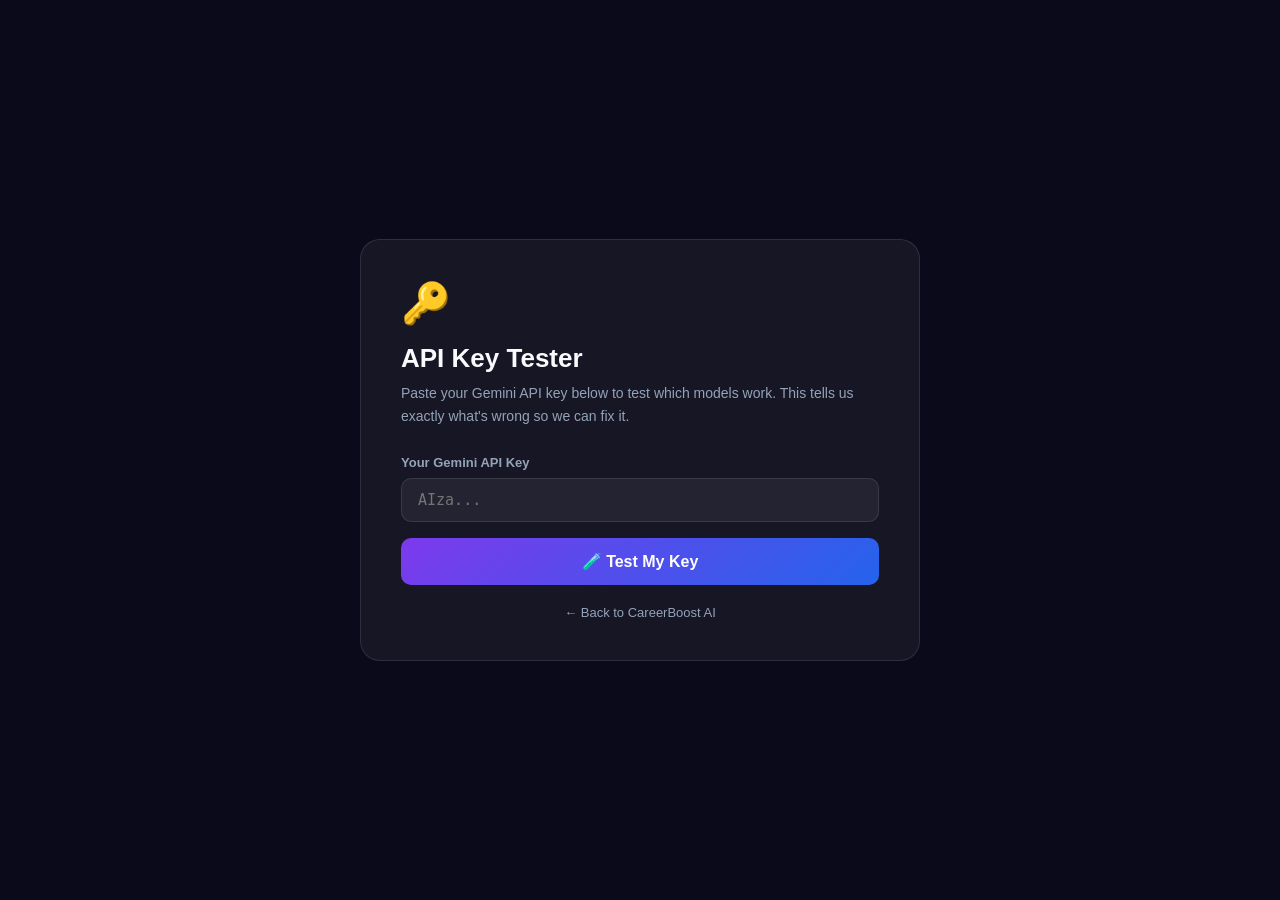
<file: test-key.html>
<!DOCTYPE html>
<html lang="en">
<head>
  <meta charset="UTF-8">
  <meta name="viewport" content="width=device-width, initial-scale=1.0">
  <title>🔑 API Key Tester – CareerBoost AI</title>
  <style>
    * { margin:0; padding:0; box-sizing:border-box; }
    body { font-family: 'Segoe UI', sans-serif; background: #0a0a1a; color: #f8fafc; min-height:100vh; display:flex; align-items:center; justify-content:center; padding:24px; }
    .box { background: rgba(255,255,255,0.05); border: 1px solid rgba(255,255,255,0.1); border-radius: 20px; padding: 40px; width:100%; max-width:560px; }
    h1 { font-size:26px; font-weight:800; margin-bottom:8px; }
    p { color:#94a3b8; font-size:14px; line-height:1.6; margin-bottom:28px; }
    label { display:block; font-size:13px; font-weight:600; color:#94a3b8; margin-bottom:8px; }
    input { width:100%; padding:12px 16px; background:rgba(255,255,255,0.06); border:1px solid rgba(255,255,255,0.1); border-radius:10px; color:#f8fafc; font-size:15px; outline:none; margin-bottom:16px; font-family:monospace; }
    input:focus { border-color:#7c3aed; box-shadow:0 0 0 3px rgba(124,58,237,0.15); }
    button { width:100%; padding:14px; background:linear-gradient(135deg,#7c3aed,#2563eb); color:white; border:none; border-radius:10px; font-size:16px; font-weight:700; cursor:pointer; transition:all 0.3s; }
    button:hover { transform:translateY(-2px); box-shadow:0 8px 25px rgba(124,58,237,0.4); }
    button:disabled { opacity:0.6; cursor:not-allowed; transform:none; }
    .result { margin-top:20px; padding:18px; border-radius:10px; font-size:14px; line-height:1.6; display:none; }
    .result.success { background:rgba(16,185,129,0.1); border:1px solid rgba(16,185,129,0.3); color:#34d399; }
    .result.error { background:rgba(239,68,68,0.1); border:1px solid rgba(239,68,68,0.3); color:#f87171; }
    .result.info { background:rgba(124,58,237,0.1); border:1px solid rgba(124,58,237,0.3); color:#a78bfa; }
    .model-row { display:flex; align-items:center; justify-content:space-between; padding:10px 0; border-bottom:1px solid rgba(255,255,255,0.06); font-size:14px; }
    .model-row:last-child { border:none; }
    .badge { padding:3px 10px; border-radius:99px; font-size:12px; font-weight:700; }
    .badge.ok { background:rgba(16,185,129,0.15); color:#34d399; }
    .badge.fail { background:rgba(239,68,68,0.15); color:#f87171; }
    .badge.wait { background:rgba(245,158,11,0.15); color:#fbbf24; }
    .spinner { display:inline-block; width:16px; height:16px; border:2px solid rgba(124,58,237,0.3); border-top-color:#7c3aed; border-radius:50%; animation:spin 0.8s linear infinite; vertical-align:middle; margin-right:8px; }
    @keyframes spin { to{transform:rotate(360deg);} }
    .go-back { display:block; text-align:center; margin-top:20px; color:#94a3b8; font-size:13px; text-decoration:none; }
    .go-back:hover { color:#a78bfa; }
    .tip { margin-top:16px; padding:14px; background:rgba(245,158,11,0.08); border:1px solid rgba(245,158,11,0.2); border-radius:10px; font-size:13px; color:#fbbf24; line-height:1.6; display:none; }
  </style>
</head>
<body>
<div class="box">
  <div style="font-size:40px;margin-bottom:16px;">🔑</div>
  <h1>API Key Tester</h1>
  <p>Paste your Gemini API key below to test which models work. This tells us exactly what's wrong so we can fix it.</p>

  <label>Your Gemini API Key</label>
  <input type="text" id="key-input" placeholder="AIza..." autocomplete="off" spellcheck="false">

  <button id="test-btn" onclick="testAllModels()">🧪 Test My Key</button>

  <div class="result" id="result-box">
    <div id="result-content"></div>
  </div>

  <div class="tip" id="tip-box"></div>

  <a href="index.html" class="go-back">← Back to CareerBoost AI</a>
</div>

<script>
// model name → [apiVersion, modelId]
const MODELS = [
  { label: 'gemini-2.0-flash',         v: 'v1beta', id: 'gemini-2.0-flash'          },
  { label: 'gemini-2.0-flash-lite',    v: 'v1beta', id: 'gemini-2.0-flash-lite'     },
  { label: 'gemini-1.5-flash (v1)',    v: 'v1',     id: 'gemini-1.5-flash'           },
  { label: 'gemini-1.5-flash (v1beta)',v: 'v1beta', id: 'gemini-1.5-flash'           },
  { label: 'gemini-1.5-flash-8b',     v: 'v1beta', id: 'gemini-1.5-flash-8b'        },
  { label: 'gemini-1.5-pro',           v: 'v1beta', id: 'gemini-1.5-pro'             },
  { label: 'gemini-pro (v1)',          v: 'v1',     id: 'gemini-pro'                 },
];

async function testModel(key, model) {
  try {
    const res = await fetch(
      `https://generativelanguage.googleapis.com/${model.v}/models/${model.id}:generateContent?key=${key}`,
      {
        method: 'POST',
        headers: { 'Content-Type': 'application/json' },
        body: JSON.stringify({
          contents: [{ role:'user', parts:[{ text:'Say only: OK' }] }],
          generationConfig: { maxOutputTokens: 10 }
        })
      }
    );
    const data = await res.json();
    if (res.ok) {
      const text = data.candidates?.[0]?.content?.parts?.[0]?.text || '✅';
      return { status: 'ok', msg: 'Working ✅', response: text.trim() };
    }
    const errMsg = data?.error?.message || `Error ${res.status}`;
    if (res.status === 429) return { status: 'quota', msg: 'Quota exceeded ⚠️', detail: errMsg };
    if (res.status === 400 || res.status === 401 || res.status === 403) return { status: 'auth', msg: 'Auth failed ❌', detail: errMsg };
    return { status: 'fail', msg: `Failed (${res.status}) ❌`, detail: errMsg };
  } catch(e) {
    return { status: 'fail', msg: 'Network error ❌', detail: e.message };
  }
}

async function testAllModels() {
  const key = document.getElementById('key-input').value.trim();
  if (!key || key.length < 10) {
    showResult('error', '❌ Please enter a valid API key (starts with AIza...)');
    return;
  }

  const btn = document.getElementById('test-btn');
  btn.disabled = true;
  btn.innerHTML = '<span class="spinner"></span> Testing all models...';

  const resultBox = document.getElementById('result-box');
  const resultContent = document.getElementById('result-content');
  resultBox.style.display = 'block';
  resultBox.className = 'result info';
  resultContent.innerHTML = '<span class="spinner"></span> Testing your key against all Gemini models...';

  const results = [];
  let anyWorking = false;

  for (const model of MODELS) {
    resultContent.innerHTML = `<span class="spinner"></span> Testing <strong>${model.label}</strong>...`;
    const r = await testModel(key, model);
    results.push({ label: model.label, id: model.id, v: model.v, ...r });
    if (r.status === 'ok') anyWorking = true;
  }

  // Show results table
  let html = '<strong style="font-size:15px;">Model Test Results:</strong><br><br>';
  html += results.map(r => {
    const badgeClass = r.status === 'ok' ? 'ok' : r.status === 'quota' ? 'wait' : 'fail';
    return `<div class="model-row">
      <span>${r.label}</span>
      <span class="badge ${badgeClass}">${r.msg}</span>
    </div>`;
  }).join('');

  if (anyWorking) {
    resultBox.className = 'result success';
    const working = results.find(r => r.status === 'ok');
    html += `<br>✅ <strong>${working.label}</strong> is working! Saving this key now...`;


    // Save the key and working model
    localStorage.setItem('cb_api_key', key);
    localStorage.setItem('cb_working_model', workingModel);

    document.getElementById('tip-box').style.display = 'block';
    document.getElementById('tip-box').innerHTML = `
      ✅ Key saved! Working model: <strong>${workingModel}</strong><br>
      Go back and <strong>press Ctrl+Shift+R</strong> to reload, then try the interview again!
    `;
  } else {
    resultBox.className = 'result error';
    const hasQuota = results.some(r => r.status === 'quota');
    const hasAuth = results.some(r => r.status === 'auth');

    if (hasAuth) {
      html += '<br><br>❌ <strong>Key is invalid.</strong> Please create a new one at <a href="https://aistudio.google.com" target="_blank" style="color:#f87171;">aistudio.google.com</a>';
    } else if (hasQuota) {
      html += '<br><br>⚠️ <strong>All models have quota limit: 0.</strong> This means your Google Cloud project has API restrictions.';
      document.getElementById('tip-box').style.display = 'block';
      document.getElementById('tip-box').innerHTML = `
        <strong>Fix:</strong> Go to <a href="https://aistudio.google.com" target="_blank" style="color:#fbbf24;">aistudio.google.com</a> → 
        Click "Get API key" → Click <strong>"Create API key in new project"</strong> → 
        Paste that new key here and test again.
      `;
    }
  }

  resultContent.innerHTML = html;
  btn.disabled = false;
  btn.innerHTML = '🔄 Test Again';
}

function showResult(type, msg) {
  const box = document.getElementById('result-box');
  box.style.display = 'block';
  box.className = `result ${type}`;
  document.getElementById('result-content').innerHTML = msg;
}

// Pre-fill if key already saved
window.onload = () => {
  const saved = localStorage.getItem('cb_api_key');
  if (saved) document.getElementById('key-input').value = saved;
};
</script>
</body>
</html>
</file>
<file: css/style.css>
/* ===== CAREERBOOST AI - DESIGN SYSTEM ===== */
@import url('https://fonts.googleapis.com/css2?family=Plus+Jakarta+Sans:wght@300;400;500;600;700;800&family=Inter:wght@300;400;500;600;700&display=swap');


/* ===== LIGHT THEME — Professional (Stripe / Notion / Linear style) ===== */
/* html[data-theme] has higher specificity than :root — this ensures variables override dark defaults */
html[data-theme="light"] {
  --bg-primary: #ffffff;
  --bg-secondary: #f5f6fa;
  --bg-card: #ffffff;
  --bg-card-hover: #fafafa;
  --border: rgba(0,0,0,0.09);
  --text-primary: #111827;
  --text-secondary: #374151;
  --text-muted: #6b7280;
  --shadow-glow: 0 0 30px rgba(124,58,237,0.1);
}

/* Body & background — explicit color ensures text is always dark */
[data-theme="light"] body {
  background: #f5f6fa !important;
  color: #111827 !important;
}
[data-theme="light"] .bg-animated { display: none; }

/* Hero text — must be dark in light mode */
[data-theme="light"] .hero-title { color: #111827; }
[data-theme="light"] .hero-subtitle { color: #374151 !important; }
[data-theme="light"] .stat-number { -webkit-text-fill-color: unset; }
[data-theme="light"] h1,[data-theme="light"] h2,[data-theme="light"] h3,
[data-theme="light"] h4,[data-theme="light"] h5 { color: #111827; }
[data-theme="light"] p { color: #374151; }
[data-theme="light"] .q-text { color: #111827; }
[data-theme="light"] .q-num-label { color: #7c3aed; }
[data-theme="light"] .ai-status { color: #6b7280; }
[data-theme="light"] .record-hint { color: #6b7280; }
[data-theme="light"] .score-label { color: #374151; }
[data-theme="light"] .roadmap-title { color: #111827; }
[data-theme="light"] .roadmap-desc { color: #374151; }
[data-theme="light"] .add-item-btn { color: #7c3aed; border-color: rgba(124,58,237,0.35); background: #f5f3ff; }
[data-theme="light"] .tag-chip { background: #ede9fe; border-color: rgba(124,58,237,0.25); color: #6d28d9; }
[data-theme="light"] .tag-input-field { color: #111827; }
[data-theme="light"] .progress-meta { color: #374151; }
[data-theme="light"] .rp-preview-wrap,[data-theme="light"] #preview-empty { color: #111827; }
[data-theme="light"] .loading-box { color: #374151; }
[data-theme="light"] .q-count { color: #6b7280; }

/* Navbar — clean white with border */
[data-theme="light"] .navbar {
  background: rgba(255,255,255,0.97);
  border-bottom: 1px solid rgba(0,0,0,0.09);
  box-shadow: 0 1px 8px rgba(0,0,0,0.06);
}
[data-theme="light"] .nav-link { color: #374151; }
[data-theme="light"] .nav-link:hover { color: #111827; background: #f3f4f6; }
[data-theme="light"] .nav-link.active { color: #7c3aed; background: #f3f0ff; }
[data-theme="light"] .nav-hamburger span { background: #111827; }

/* Cards — pure white with clear shadow */
[data-theme="light"] .card {
  background: #ffffff;
  border: 1px solid rgba(0,0,0,0.08);
  box-shadow: 0 1px 4px rgba(0,0,0,0.06), 0 4px 20px rgba(0,0,0,0.04);
}
[data-theme="light"] .card:hover {
  border-color: rgba(124,58,237,0.3);
  box-shadow: 0 4px 20px rgba(124,58,237,0.1);
}

/* Forms — white inputs, dark text */
[data-theme="light"] .form-input,
[data-theme="light"] .form-select,
[data-theme="light"] .form-textarea {
  background: #ffffff;
  border: 1px solid rgba(0,0,0,0.15);
  color: #111827;
}
[data-theme="light"] .form-input::placeholder,
[data-theme="light"] .form-textarea::placeholder { color: #9ca3af; }
[data-theme="light"] .form-input:focus,
[data-theme="light"] .form-select:focus,
[data-theme="light"] .form-textarea:focus {
  background: #fff;
  border-color: #7c3aed;
  box-shadow: 0 0 0 3px rgba(124,58,237,0.1);
}
[data-theme="light"] .form-select option { background: #fff; color: #111827; }
[data-theme="light"] .form-label { color: #374151; }
[data-theme="light"] .form-hint { color: #6b7280; }

/* Upload zone */
[data-theme="light"] .upload-zone {
  background: #f9fafb;
  border-color: rgba(0,0,0,0.15);
}
[data-theme="light"] .upload-zone:hover,
[data-theme="light"] .upload-zone.dragover {
  border-color: #7c3aed;
  background: #f5f3ff;
}
[data-theme="light"] .upload-title { color: #111827; }
[data-theme="light"] .upload-subtitle { color: #6b7280; }
[data-theme="light"] .upload-icon-wrap { background: #f3f0ff; }

/* Transcript box */
[data-theme="light"] .transcript-box {
  background: #f9fafb;
  border-color: rgba(0,0,0,0.1);
  color: #111827;
}
[data-theme="light"] .transcript-box.listening { border-color: #ef4444; }
[data-theme="light"] .transcript-placeholder { color: #9ca3af; }

/* Best answer box */
[data-theme="light"] .best-answer-box {
  background: #f0fdf4;
  border-color: rgba(16,185,129,0.3);
}
[data-theme="light"] .best-answer-text { color: #111827; }

/* Tags input */
[data-theme="light"] .tags-wrap {
  background: #ffffff;
  border: 1px solid rgba(0,0,0,0.15);
}

/* Sub cards (resume builder) */
[data-theme="light"] .sub-card {
  background: #f9fafb;
  border: 1px solid rgba(0,0,0,0.08);
}

/* Filter chips */
[data-theme="light"] .filter-chip {
  background: #ffffff;
  border: 1px solid rgba(0,0,0,0.1);
  color: #374151;
}
[data-theme="light"] .filter-chip:hover { border-color: #7c3aed; color: #7c3aed; }
[data-theme="light"] .filter-chip.active { background: #f3f0ff; border-color: #7c3aed; color: #7c3aed; }

/* Q&A library */
[data-theme="light"] .qa-item { background: #ffffff; }
[data-theme="light"] .qa-question { color: #111827; }
[data-theme="light"] .qa-answer { border-color: rgba(0,0,0,0.08); color: #374151; }
[data-theme="light"] .qa-cat { background: #f3f0ff; color: #7c3aed; }
[data-theme="light"] .qa-toggle { color: #9ca3af; }
[data-theme="light"] .qa-tip { background: #f5f3ff; border-color: #7c3aed; color: #374151; }

/* Stats bar */
[data-theme="light"] .stats-bar {
  background: #ffffff;
  border: 1px solid rgba(0,0,0,0.08);
  box-shadow: 0 2px 10px rgba(0,0,0,0.05);
}
[data-theme="light"] .stat-label { color: #6b7280; }
[data-theme="light"] .stat-item:not(:last-child)::after { background: rgba(0,0,0,0.08); }

/* Modal */
[data-theme="light"] .modal {
  background: #ffffff;
  border: 1px solid rgba(0,0,0,0.1);
  box-shadow: 0 20px 60px rgba(0,0,0,0.15);
}
[data-theme="light"] .modal-overlay { background: rgba(0,0,0,0.35); }
[data-theme="light"] .modal-title { color: #111827; }
[data-theme="light"] .modal-desc { color: #374151; }

/* Timeline (roadmap) */
[data-theme="light"] .timeline::before { opacity: 0.6; }
[data-theme="light"] .timeline-title { color: #111827; }
[data-theme="light"] .timeline-desc { color: #374151; }
[data-theme="light"] .tips-list li { color: #374151; }

/* Mobile nav */
[data-theme="light"] .nav-links.mob-open {
  background: #ffffff;
  border-bottom: 1px solid rgba(0,0,0,0.08);
  box-shadow: 0 8px 20px rgba(0,0,0,0.08);
}

/* Section titles and headings */
[data-theme="light"] .page-hero-title { color: #111827; }
[data-theme="light"] .page-hero-subtitle { color: #374151; }
[data-theme="light"] .section-title { color: #111827; }
[data-theme="light"] .section-subtitle { color: #374151; }
[data-theme="light"] .feature-title { color: #111827; }
[data-theme="light"] .feature-desc { color: #4b5563; }
[data-theme="light"] .builder-section-title { color: #111827; border-color: rgba(0,0,0,0.08); }
[data-theme="light"] .hero-subtitle { color: #374151; }

/* Hero section background in light */
[data-theme="light"] .hero-badge {
  background: #f3f0ff;
  border-color: rgba(124,58,237,0.2);
  color: #7c3aed;
}

/* Divider */
[data-theme="light"] .divider { background: rgba(0,0,0,0.07); }

/* Toast */
[data-theme="light"] .toast-info { background: #f3f0ff; border-color: rgba(124,58,237,0.3); color: #6d28d9; }
[data-theme="light"] .toast-success { background: #f0fdf4; border-color: rgba(16,185,129,0.3); color: #059669; }
[data-theme="light"] .toast-error { background: #fef2f2; border-color: rgba(239,68,68,0.3); color: #dc2626; }

/* Scrollbar in light mode */
[data-theme="light"] ::-webkit-scrollbar-track { background: #f1f5f9; }
[data-theme="light"] ::-webkit-scrollbar-thumb { background: #7c3aed; }

/* ===== THEME TOGGLE BUTTON ===== */
.theme-toggle-btn {
  width: 42px; height: 42px;
  border-radius: var(--radius-full);
  border: 1px solid var(--border);
  background: var(--bg-card);
  cursor: pointer;
  display: flex; align-items: center; justify-content: center;
  font-size: 20px;
  transition: var(--transition);
  flex-shrink: 0;
  position: relative;
  overflow: hidden;
}
.theme-toggle-btn:hover {
  border-color: rgba(124,58,237,0.4);
  background: rgba(124,58,237,0.08);
  transform: rotate(20deg) scale(1.1);
}
.theme-toggle-btn .icon-dark,
.theme-toggle-btn .icon-light { transition: var(--transition); position: absolute; }
.theme-toggle-btn .icon-light { opacity: 0; transform: scale(0.5) rotate(-90deg); }
[data-theme="light"] .theme-toggle-btn .icon-dark { opacity: 0; transform: scale(0.5) rotate(90deg); }
[data-theme="light"] .theme-toggle-btn .icon-light { opacity: 1; transform: scale(1) rotate(0deg); }


:root {
  --bg-primary: #05050f;
  --bg-secondary: #0d0d1f;
  --bg-card: rgba(255,255,255,0.04);
  --bg-card-hover: rgba(255,255,255,0.07);
  --border: rgba(255,255,255,0.08);
  --purple: #7c3aed;
  --purple-light: #a78bfa;
  --blue: #2563eb;
  --cyan: #06b6d4;
  --green: #10b981;
  --red: #ef4444;
  --orange: #f59e0b;
  --grad-primary: linear-gradient(135deg, #7c3aed, #2563eb);
  --grad-secondary: linear-gradient(135deg, #06b6d4, #7c3aed);
  --grad-success: linear-gradient(135deg, #10b981, #06b6d4);
  --grad-warn: linear-gradient(135deg, #f59e0b, #ef4444);
  --text-primary: #f8fafc;
  --text-secondary: #94a3b8;
  --text-muted: #64748b;
  --radius-sm: 8px;
  --radius-md: 12px;
  --radius-lg: 16px;
  --radius-xl: 24px;
  --radius-full: 9999px;
  --shadow-glow: 0 0 40px rgba(124,58,237,0.2);
  --transition: all 0.3s cubic-bezier(0.4,0,0.2,1);
}

*, *::before, *::after { margin:0; padding:0; box-sizing:border-box; }
html { scroll-behavior: smooth; }
body { font-family:'Inter',sans-serif; background:var(--bg-primary); color:var(--text-primary); min-height:100vh; overflow-x:hidden; }
h1,h2,h3,h4,h5 { font-family:'Plus Jakarta Sans',sans-serif; }

::-webkit-scrollbar { width:5px; }
::-webkit-scrollbar-track { background:var(--bg-secondary); }
::-webkit-scrollbar-thumb { background:var(--purple); border-radius:3px; }

/* ===== ANIMATED BG ===== */
.bg-animated { position:fixed; inset:0; z-index:-1; overflow:hidden; pointer-events:none; }
.bg-orb { position:absolute; border-radius:50%; filter:blur(100px); opacity:0.12; animation:floatOrb 10s ease-in-out infinite; }
.bg-orb:nth-child(1) { width:600px; height:600px; background:var(--purple); top:-150px; left:-150px; }
.bg-orb:nth-child(2) { width:500px; height:500px; background:var(--blue); bottom:-100px; right:-100px; animation-delay:-5s; }
.bg-orb:nth-child(3) { width:300px; height:300px; background:var(--cyan); top:50%; left:50%; transform:translate(-50%,-50%); animation-delay:-3s; }
@keyframes floatOrb { 0%,100%{transform:translateY(0) scale(1);} 50%{transform:translateY(-40px) scale(1.08);} }
.bg-orb:nth-child(3) { animation: floatOrb3 10s ease-in-out infinite; }
@keyframes floatOrb3 { 0%,100%{transform:translate(-50%,-50%) scale(1);} 50%{transform:translate(-50%,-60%) scale(1.1);} }

/* ===== NAVBAR ===== */
.navbar { position:fixed; top:0; left:0; right:0; z-index:1000; padding:0 28px; height:68px; display:flex; align-items:center; justify-content:space-between; background:rgba(5,5,15,0.85); backdrop-filter:blur(20px); border-bottom:1px solid var(--border); }
.nav-logo { display:flex; align-items:center; gap:10px; text-decoration:none; }
.nav-logo-icon { width:38px; height:38px; background:var(--grad-primary); border-radius:10px; display:flex; align-items:center; justify-content:center; font-size:20px; box-shadow:0 4px 15px rgba(124,58,237,0.4); }
.nav-logo-text { font-family:'Plus Jakarta Sans',sans-serif; font-size:18px; font-weight:800; background:var(--grad-primary); -webkit-background-clip:text; -webkit-text-fill-color:transparent; background-clip:text; }
.nav-links { display:flex; align-items:center; gap:4px; }
.nav-link { text-decoration:none; color:var(--text-secondary); font-size:14px; font-weight:500; padding:8px 14px; border-radius:var(--radius-full); transition:var(--transition); }
.nav-link:hover { color:var(--text-primary); background:var(--bg-card); }
.nav-link.active { color:var(--purple-light); background:rgba(124,58,237,0.1); }
.nav-right { display:flex; align-items:center; gap:12px; }
.nav-api-btn { background:var(--grad-primary); color:white; border:none; padding:8px 18px; border-radius:var(--radius-full); font-size:13px; font-weight:600; cursor:pointer; transition:var(--transition); font-family:'Inter',sans-serif; display:flex; align-items:center; gap:6px; }
.nav-api-btn:hover { transform:translateY(-1px); box-shadow:0 4px 20px rgba(124,58,237,0.4); }
.nav-hamburger { display:none; flex-direction:column; gap:5px; cursor:pointer; padding:4px; background:none; border:none; }
.nav-hamburger span { display:block; width:22px; height:2px; background:var(--text-primary); border-radius:2px; transition:var(--transition); }

/* ===== PAGE CONTENT ===== */
.page-content { padding-top:68px; min-height:100vh; }

/* ===== HERO ===== */
.hero { padding:90px 24px 60px; text-align:center; max-width:880px; margin:0 auto; }
.hero-badge { display:inline-flex; align-items:center; gap:8px; background:rgba(124,58,237,0.1); border:1px solid rgba(124,58,237,0.3); color:var(--purple-light); padding:6px 18px; border-radius:var(--radius-full); font-size:13px; font-weight:600; margin-bottom:28px; animation:fadeInDown 0.6s ease; }
.hero-badge span { width:8px; height:8px; background:var(--green); border-radius:50%; display:inline-block; animation:blink 2s infinite; }
@keyframes blink { 0%,100%{opacity:1;} 50%{opacity:0.3;} }
.hero-title { font-size:clamp(34px,6vw,66px); font-weight:800; line-height:1.1; margin-bottom:22px; animation:fadeInUp 0.6s ease 0.1s both; }
.gradient-text { background:var(--grad-primary); -webkit-background-clip:text; -webkit-text-fill-color:transparent; background-clip:text; }
.hero-subtitle { font-size:clamp(16px,2.5vw,20px); color:var(--text-secondary); line-height:1.7; margin-bottom:44px; animation:fadeInUp 0.6s ease 0.2s both; }
.hero-cta { display:flex; gap:14px; justify-content:center; flex-wrap:wrap; animation:fadeInUp 0.6s ease 0.3s both; }

/* ===== BUTTONS ===== */
.btn { display:inline-flex; align-items:center; gap:8px; padding:13px 26px; border-radius:var(--radius-full); font-size:15px; font-weight:600; cursor:pointer; transition:var(--transition); text-decoration:none; border:none; font-family:'Inter',sans-serif; white-space:nowrap; }
.btn-primary { background:var(--grad-primary); color:white; box-shadow:0 4px 20px rgba(124,58,237,0.3); }
.btn-primary:hover { transform:translateY(-2px); box-shadow:0 8px 30px rgba(124,58,237,0.5); }
.btn-secondary { background:var(--bg-card); color:var(--text-primary); border:1px solid var(--border); }
.btn-secondary:hover { background:var(--bg-card-hover); border-color:rgba(124,58,237,0.4); transform:translateY(-2px); }
.btn-outline { background:transparent; color:var(--purple-light); border:1px solid rgba(124,58,237,0.4); }
.btn-outline:hover { background:rgba(124,58,237,0.1); transform:translateY(-2px); }
.btn-success { background:var(--grad-success); color:white; }
.btn-success:hover { transform:translateY(-2px); box-shadow:0 6px 20px rgba(16,185,129,0.4); }
.btn-danger { background:linear-gradient(135deg,#ef4444,#dc2626); color:white; }
.btn-danger:hover { transform:translateY(-2px); box-shadow:0 6px 20px rgba(239,68,68,0.4); }
.btn-sm { padding:8px 18px; font-size:13px; }
.btn-lg { padding:16px 34px; font-size:17px; }
.btn:disabled { opacity:0.5; cursor:not-allowed !important; transform:none !important; box-shadow:none !important; }
.btn-icon { padding:10px; border-radius:var(--radius-md); }

/* ===== CARDS ===== */
.card { background:var(--bg-card); border:1px solid var(--border); border-radius:var(--radius-lg); backdrop-filter:blur(10px); transition:var(--transition); }
.card:hover { border-color:rgba(124,58,237,0.3); box-shadow:var(--shadow-glow); }
.card-p { padding:24px; }
.card-p-lg { padding:32px; }

/* ===== FEATURES GRID ===== */
.features-grid { display:grid; grid-template-columns:repeat(auto-fit,minmax(260px,1fr)); gap:20px; max-width:1200px; margin:0 auto; padding:0 24px 80px; }
.feature-card { padding:28px; text-decoration:none; color:var(--text-primary); display:flex; flex-direction:column; gap:14px; position:relative; overflow:hidden; cursor:pointer; }
.feature-card::after { content:''; position:absolute; inset:0; background:var(--card-gradient,var(--grad-primary)); opacity:0; transition:var(--transition); }
.feature-card:hover::after { opacity:0.03; }
.feature-card::before { content:''; position:absolute; top:0; left:0; right:0; height:3px; background:var(--card-gradient,var(--grad-primary)); transform:scaleX(0); transition:var(--transition); transform-origin:left; }
.feature-card:hover::before { transform:scaleX(1); }
.feature-icon { width:58px; height:58px; border-radius:var(--radius-md); display:flex; align-items:center; justify-content:center; font-size:26px; border:1px solid var(--icon-border,rgba(124,58,237,0.2)); flex-shrink:0; }
.feature-title { font-size:18px; font-weight:700; }
.feature-desc { font-size:14px; color:var(--text-secondary); line-height:1.65; flex:1; }
.feature-arrow { display:inline-flex; align-items:center; gap:6px; font-size:13px; font-weight:600; color:var(--purple-light); margin-top:auto; transition:var(--transition); }
.feature-card:hover .feature-arrow { gap:10px; }

/* ===== STATS ===== */
.stats-section { padding:20px 24px 60px; }
.stats-bar { display:flex; justify-content:center; gap:0; max-width:700px; margin:0 auto; background:var(--bg-card); border:1px solid var(--border); border-radius:var(--radius-xl); overflow:hidden; }
.stat-item { flex:1; text-align:center; padding:28px 20px; position:relative; }
.stat-item:not(:last-child)::after { content:''; position:absolute; right:0; top:20%; bottom:20%; width:1px; background:var(--border); }
.stat-number { font-size:32px; font-weight:800; background:var(--grad-primary); -webkit-background-clip:text; -webkit-text-fill-color:transparent; background-clip:text; }
.stat-label { font-size:13px; color:var(--text-secondary); margin-top:4px; }

/* ===== SECTION ===== */
.section { padding:60px 24px; }
.section-header { text-align:center; max-width:600px; margin:0 auto 44px; }
.section-title { font-size:clamp(24px,4vw,36px); font-weight:800; margin-bottom:12px; }
.section-subtitle { font-size:16px; color:var(--text-secondary); line-height:1.6; }

/* ===== PAGE HERO (inner pages) ===== */
.page-hero { padding:44px 28px 28px; max-width:1100px; margin:0 auto; }
.page-hero-badge { display:inline-flex; align-items:center; gap:8px; background:rgba(124,58,237,0.1); border:1px solid rgba(124,58,237,0.3); color:var(--purple-light); padding:5px 14px; border-radius:var(--radius-full); font-size:12px; font-weight:700; text-transform:uppercase; letter-spacing:1px; margin-bottom:14px; }
.page-hero-title { font-size:clamp(24px,4vw,42px); font-weight:800; margin-bottom:10px; }
.page-hero-subtitle { font-size:16px; color:var(--text-secondary); line-height:1.6; max-width:600px; }

/* ===== STEPPER ===== */
.stepper { display:flex; align-items:center; margin-bottom:36px; overflow-x:auto; padding-bottom:4px; }
.step { display:flex; align-items:center; gap:10px; flex-shrink:0; }
.step-num { width:36px; height:36px; border-radius:50%; border:2px solid var(--border); display:flex; align-items:center; justify-content:center; font-size:14px; font-weight:700; color:var(--text-muted); transition:var(--transition); background:var(--bg-secondary); }
.step.active .step-num { border-color:var(--purple); background:var(--purple); color:white; box-shadow:0 0 20px rgba(124,58,237,0.5); }
.step.done .step-num { border-color:var(--green); background:var(--green); color:white; }
.step-label { font-size:13px; font-weight:600; color:var(--text-muted); white-space:nowrap; }
.step.active .step-label { color:var(--purple-light); }
.step.done .step-label { color:var(--green); }
.step-line { height:2px; width:40px; background:var(--border); flex-shrink:0; transition:var(--transition); }
.step-line.done { background:var(--green); }

/* ===== FORMS ===== */
.form-group { display:flex; flex-direction:column; gap:7px; margin-bottom:18px; }
.form-label { font-size:13px; font-weight:600; color:var(--text-secondary); }
.form-required { color:var(--red); margin-left:3px; }
.form-input,.form-select,.form-textarea { background:rgba(255,255,255,0.04); border:1px solid var(--border); border-radius:var(--radius-md); color:var(--text-primary); font-family:'Inter',sans-serif; font-size:15px; padding:11px 15px; transition:var(--transition); width:100%; outline:none; }
.form-input:focus,.form-select:focus,.form-textarea:focus { border-color:var(--purple); box-shadow:0 0 0 3px rgba(124,58,237,0.15); }
.form-input::placeholder,.form-textarea::placeholder { color:var(--text-muted); }
.form-select option { background:var(--bg-secondary); }
.form-textarea { resize:vertical; min-height:90px; }
.form-grid-2 { display:grid; grid-template-columns:1fr 1fr; gap:16px; }
.form-hint { font-size:12px; color:var(--text-muted); margin-top:4px; }

/* ===== TAG INPUT ===== */
.tags-wrap { display:flex; flex-wrap:wrap; gap:8px; padding:10px 12px; background:rgba(255,255,255,0.04); border:1px solid var(--border); border-radius:var(--radius-md); min-height:48px; cursor:text; transition:var(--transition); }
.tags-wrap:focus-within { border-color:var(--purple); box-shadow:0 0 0 3px rgba(124,58,237,0.15); }
.tag-chip { display:inline-flex; align-items:center; gap:6px; background:rgba(124,58,237,0.15); border:1px solid rgba(124,58,237,0.3); color:var(--purple-light); padding:4px 10px; border-radius:var(--radius-full); font-size:13px; font-weight:500; }
.tag-chip button { background:none; border:none; cursor:pointer; color:var(--purple-light); font-size:14px; line-height:1; opacity:0.7; padding:0; }
.tag-chip button:hover { opacity:1; }
.tag-input-field { border:none; outline:none; background:transparent; color:var(--text-primary); font-size:14px; min-width:120px; font-family:'Inter',sans-serif; flex:1; }

/* ===== UPLOAD ===== */
.upload-zone { border:2px dashed var(--border); border-radius:var(--radius-lg); padding:52px 24px; text-align:center; cursor:pointer; transition:var(--transition); }
.upload-zone:hover,.upload-zone.dragover { border-color:var(--purple); background:rgba(124,58,237,0.04); }
.upload-zone input { display:none; }
.upload-icon-wrap { width:72px; height:72px; border-radius:50%; background:rgba(124,58,237,0.1); border:2px solid rgba(124,58,237,0.2); display:flex; align-items:center; justify-content:center; font-size:30px; margin:0 auto 18px; }
.upload-title { font-size:18px; font-weight:700; margin-bottom:8px; }
.upload-subtitle { font-size:14px; color:var(--text-secondary); }
.upload-file-info { display:flex; align-items:center; gap:12px; padding:14px 18px; background:rgba(16,185,129,0.08); border:1px solid rgba(16,185,129,0.25); border-radius:var(--radius-md); color:var(--green); font-size:14px; font-weight:600; margin-top:16px; }

/* ===== INTERVIEW PAGE ===== */
.interview-wrap { max-width:860px; margin:0 auto; padding:24px 24px 60px; }
.ai-avatar-wrap { text-align:center; margin-bottom:28px; }
.ai-avatar { width:90px; height:90px; border-radius:50%; background:var(--grad-primary); display:inline-flex; align-items:center; justify-content:center; font-size:40px; position:relative; box-shadow:0 0 30px rgba(124,58,237,0.3); transition:var(--transition); }
.ai-avatar.speaking { animation:avatarPulse 1.5s ease-in-out infinite; }
@keyframes avatarPulse { 0%,100%{box-shadow:0 0 30px rgba(124,58,237,0.4);} 50%{box-shadow:0 0 70px rgba(124,58,237,0.9), 0 0 120px rgba(37,99,235,0.3);} }
.ai-status { font-size:13px; font-weight:600; color:var(--text-muted); margin-top:12px; text-transform:uppercase; letter-spacing:1px; }
.ai-status.active { color:var(--purple-light); }

.q-card { padding:28px; margin-bottom:24px; border-left:4px solid var(--purple); }
.q-num { font-size:11px; font-weight:700; color:var(--purple-light); text-transform:uppercase; letter-spacing:1.5px; margin-bottom:10px; }
.q-text { font-size:19px; font-weight:600; line-height:1.5; }

.record-area { text-align:center; padding:24px; }
.record-btn { width:82px; height:82px; border-radius:50%; border:3px solid var(--border); display:inline-flex; align-items:center; justify-content:center; font-size:32px; cursor:pointer; transition:var(--transition); background:var(--bg-card); color:var(--text-primary); }
.record-btn:hover { border-color:var(--red); background:rgba(239,68,68,0.08); }
.record-btn.recording { background:rgba(239,68,68,0.1); border-color:var(--red); animation:recordPulse 1.5s ease-in-out infinite; }
@keyframes recordPulse { 0%,100%{transform:scale(1);box-shadow:0 0 0 0 rgba(239,68,68,0.4);} 50%{transform:scale(1.05);box-shadow:0 0 0 18px rgba(239,68,68,0);} }
.record-hint { font-size:13px; color:var(--text-muted); margin-top:12px; }

.transcript-box { background:var(--bg-card); border:1px solid var(--border); border-radius:var(--radius-md); padding:16px 18px; min-height:80px; font-size:15px; line-height:1.65; color:var(--text-primary); margin:16px 0; transition:var(--transition); }
.transcript-box.listening { border-color:rgba(239,68,68,0.5); }
.transcript-placeholder { color:var(--text-muted); font-style:italic; }

.best-answer-box { background:rgba(16,185,129,0.05); border:1px solid rgba(16,185,129,0.25); border-radius:var(--radius-md); padding:20px 22px; }
.best-answer-label { font-size:11px; font-weight:700; color:var(--green); text-transform:uppercase; letter-spacing:1.5px; margin-bottom:10px; display:flex; align-items:center; gap:8px; }
.best-answer-text { font-size:15px; line-height:1.75; }

.interview-actions { display:flex; gap:12px; flex-wrap:wrap; justify-content:center; margin-top:20px; }

.progress-wrap { margin-bottom:28px; }
.progress-meta { display:flex; justify-content:space-between; align-items:center; margin-bottom:8px; font-size:13px; font-weight:600; color:var(--text-secondary); }
.progress-bar-bg { height:6px; background:var(--bg-card); border-radius:var(--radius-full); border:1px solid var(--border); overflow:hidden; }
.progress-bar-fill { height:100%; background:var(--grad-primary); border-radius:var(--radius-full); transition:width 0.5s ease; }

/* ===== SCORECARD ===== */
.score-grid { display:grid; grid-template-columns:repeat(auto-fit,minmax(150px,1fr)); gap:16px; margin-bottom:32px; }
.score-card { text-align:center; padding:24px 16px; }
.score-ring { width:86px; height:86px; border-radius:50%; margin:0 auto 12px; display:flex; align-items:center; justify-content:center; font-size:24px; font-weight:800; border:5px solid transparent; position:relative; }
.score-ring.excellent { border-color:var(--green); color:var(--green); background:rgba(16,185,129,0.08); }
.score-ring.good { border-color:#60a5fa; color:#60a5fa; background:rgba(96,165,250,0.08); }
.score-ring.average { border-color:var(--orange); color:var(--orange); background:rgba(245,158,11,0.08); }
.score-ring.poor { border-color:var(--red); color:var(--red); background:rgba(239,68,68,0.08); }
.score-label { font-size:13px; color:var(--text-secondary); font-weight:500; }
.q-result-item { padding:20px 22px; margin-bottom:14px; }
.q-result-header { display:flex; justify-content:space-between; align-items:flex-start; gap:12px; margin-bottom:10px; }
.q-result-text { font-size:15px; font-weight:600; flex:1; }
.q-score-badge { padding:4px 12px; border-radius:var(--radius-full); font-size:13px; font-weight:700; flex-shrink:0; }

/* ===== ROADMAP ===== */
.roadmap-wrap { max-width:800px; margin:0 auto; padding:0 24px 60px; }
.timeline { position:relative; }
.timeline::before { content:''; position:absolute; left:28px; top:4px; bottom:4px; width:2px; background:linear-gradient(to bottom,var(--purple),var(--blue),var(--cyan),var(--green)); border-radius:2px; }
.timeline-item { display:flex; gap:0; margin-bottom:36px; position:relative; }
.timeline-dot { width:58px; flex-shrink:0; display:flex; justify-content:center; }
.dot-circle { width:28px; height:28px; border-radius:50%; display:flex; align-items:center; justify-content:center; font-size:13px; font-weight:800; color:white; flex-shrink:0; margin-top:2px; box-shadow:0 0 15px rgba(124,58,237,0.4); }
.timeline-content { flex:1; }
.round-badge { display:inline-flex; align-items:center; gap:6px; padding:4px 12px; border-radius:var(--radius-full); font-size:11px; font-weight:700; text-transform:uppercase; letter-spacing:1px; margin-bottom:10px; }
.timeline-title { font-size:19px; font-weight:700; margin-bottom:8px; }
.timeline-desc { font-size:14px; color:var(--text-secondary); line-height:1.65; margin-bottom:14px; }
.tips-list { display:flex; flex-direction:column; gap:7px; }
.tips-list li { font-size:13px; color:var(--text-secondary); display:flex; align-items:flex-start; gap:8px; list-style:none; }
.tips-list li::before { content:'→'; color:var(--purple-light); font-weight:700; flex-shrink:0; margin-top:1px; }

/* ===== LIBRARY ===== */
.library-wrap { max-width:900px; margin:0 auto; padding:0 24px 60px; }
.filter-row { display:flex; gap:10px; flex-wrap:wrap; margin-bottom:28px; }
.filter-chip { padding:8px 18px; border-radius:var(--radius-full); font-size:13px; font-weight:600; cursor:pointer; transition:var(--transition); border:1px solid var(--border); background:var(--bg-card); color:var(--text-secondary); font-family:'Inter',sans-serif; }
.filter-chip:hover { border-color:rgba(124,58,237,0.4); color:var(--purple-light); }
.filter-chip.active { background:rgba(124,58,237,0.12); border-color:var(--purple); color:var(--purple-light); }
.search-bar { position:relative; margin-bottom:24px; }
.search-bar input { padding-left:44px; }
.search-icon { position:absolute; left:14px; top:50%; transform:translateY(-50%); color:var(--text-muted); font-size:18px; pointer-events:none; }
.qa-item { padding:20px 22px; margin-bottom:14px; cursor:pointer; }
.qa-item:hover { border-color:rgba(124,58,237,0.3); }
.qa-header { display:flex; align-items:flex-start; justify-content:space-between; gap:14px; }
.qa-question { font-size:15px; font-weight:600; line-height:1.45; flex:1; }
.qa-meta { display:flex; align-items:center; gap:8px; flex-shrink:0; }
.qa-cat { font-size:11px; font-weight:700; text-transform:uppercase; letter-spacing:1px; padding:3px 10px; border-radius:var(--radius-full); background:rgba(124,58,237,0.1); color:var(--purple-light); }
.qa-toggle { color:var(--text-muted); font-size:18px; transition:var(--transition); }
.qa-item.open .qa-toggle { transform:rotate(180deg); color:var(--purple-light); }
.qa-answer { font-size:14px; color:var(--text-secondary); line-height:1.75; display:none; margin-top:14px; padding-top:14px; border-top:1px solid var(--border); }
.qa-item.open .qa-answer { display:block; }
.qa-tip { margin-top:12px; padding:12px 14px; background:rgba(124,58,237,0.08); border-left:3px solid var(--purple); border-radius:0 var(--radius-sm) var(--radius-sm) 0; font-size:13px; color:var(--text-secondary); }
.qa-tip strong { color:var(--purple-light); }

/* ===== RESUME BUILDER ===== */
.resume-wrap { max-width:1100px; margin:0 auto; padding:0 24px 60px; }
.resume-builder-grid { display:grid; grid-template-columns:1fr 1fr; gap:28px; align-items:start; }
.builder-panel { position:sticky; top:88px; }
.resume-preview-wrap { background:white; color:#111; border-radius:var(--radius-lg); overflow:hidden; box-shadow:0 20px 60px rgba(0,0,0,0.4); font-size:13px; }
.rp-header { background:linear-gradient(135deg,#7c3aed,#2563eb); color:white; padding:28px 28px 20px; }
.rp-name { font-size:24px; font-weight:800; color:white; }
.rp-title { font-size:14px; opacity:0.85; margin-top:3px; }
.rp-contact { display:flex; flex-wrap:wrap; gap:8px; margin-top:12px; font-size:12px; opacity:0.8; }
.rp-contact-item { display:flex; align-items:center; gap:4px; }
.rp-body { padding:20px 24px; }
.rp-section { margin-bottom:18px; }
.rp-section-title { font-size:11px; font-weight:800; text-transform:uppercase; letter-spacing:2px; color:#7c3aed; border-bottom:2px solid #7c3aed; padding-bottom:5px; margin-bottom:10px; font-family:'Inter',sans-serif; }
.rp-item { margin-bottom:10px; color:#333; font-family:'Inter',sans-serif; line-height:1.5; }
.rp-item-header { display:flex; justify-content:space-between; font-weight:700; font-size:13px; color:#111; }
.rp-item-sub { font-size:12px; color:#666; }
.rp-item-desc { font-size:12px; color:#444; margin-top:4px; }
.rp-skills { display:flex; flex-wrap:wrap; gap:6px; }
.rp-skill { background:#f3f0ff; color:#7c3aed; padding:3px 10px; border-radius:4px; font-size:11px; font-weight:600; font-family:'Inter',sans-serif; }
.builder-form-section { margin-bottom:28px; }
.builder-section-title { font-size:16px; font-weight:700; margin-bottom:16px; padding-bottom:12px; border-bottom:1px solid var(--border); display:flex; align-items:center; gap:10px; }
.section-icon { width:32px; height:32px; border-radius:var(--radius-sm); background:rgba(124,58,237,0.1); display:flex; align-items:center; justify-content:center; font-size:16px; }
.add-item-btn { display:flex; align-items:center; gap:8px; padding:10px 16px; border-radius:var(--radius-md); border:1px dashed rgba(124,58,237,0.4); background:rgba(124,58,237,0.04); color:var(--purple-light); font-size:13px; font-weight:600; cursor:pointer; transition:var(--transition); width:100%; font-family:'Inter',sans-serif; }
.add-item-btn:hover { background:rgba(124,58,237,0.08); }
.sub-card { background:rgba(255,255,255,0.03); border:1px solid var(--border); border-radius:var(--radius-md); padding:16px; margin-bottom:12px; position:relative; }
.sub-card-remove { position:absolute; top:12px; right:12px; background:rgba(239,68,68,0.1); border:none; color:var(--red); width:26px; height:26px; border-radius:50%; cursor:pointer; font-size:14px; display:flex; align-items:center; justify-content:center; transition:var(--transition); }
.sub-card-remove:hover { background:rgba(239,68,68,0.2); }

/* ===== MODAL ===== */
.modal-overlay { position:fixed; inset:0; background:rgba(0,0,0,0.75); backdrop-filter:blur(6px); z-index:2000; display:flex; align-items:center; justify-content:center; padding:24px; opacity:0; visibility:hidden; transition:var(--transition); }
.modal-overlay.open { opacity:1; visibility:visible; }
.modal { background:var(--bg-secondary); border:1px solid rgba(124,58,237,0.2); border-radius:var(--radius-xl); padding:32px; width:100%; max-width:500px; transform:scale(0.92) translateY(10px); transition:var(--transition); box-shadow:0 30px 80px rgba(0,0,0,0.5); }
.modal-overlay.open .modal { transform:scale(1) translateY(0); }
.modal-icon { width:56px; height:56px; border-radius:var(--radius-md); background:var(--grad-primary); display:flex; align-items:center; justify-content:center; font-size:24px; margin-bottom:20px; }
.modal-title { font-size:22px; font-weight:800; margin-bottom:8px; }
.modal-desc { font-size:14px; color:var(--text-secondary); line-height:1.65; margin-bottom:24px; }
.modal-actions { display:flex; gap:12px; margin-top:20px; }
.modal-close { background:none; border:none; color:var(--text-muted); cursor:pointer; font-size:22px; position:absolute; top:20px; right:20px; }

/* ===== TOAST ===== */
.toast-wrap { position:fixed; bottom:24px; right:24px; z-index:3000; display:flex; flex-direction:column; gap:10px; }
.toast { padding:14px 18px; border-radius:var(--radius-md); font-size:14px; font-weight:600; display:flex; align-items:center; gap:10px; transform:translateX(120%); transition:var(--transition); max-width:360px; }
.toast.show { transform:translateX(0); }
.toast-success { background:rgba(16,185,129,0.12); border:1px solid rgba(16,185,129,0.35); color:#34d399; }
.toast-error { background:rgba(239,68,68,0.12); border:1px solid rgba(239,68,68,0.35); color:#f87171; }
.toast-info { background:rgba(124,58,237,0.12); border:1px solid rgba(124,58,237,0.35); color:var(--purple-light); }

/* ===== LOADER ===== */
.spinner { width:22px; height:22px; border:2.5px solid rgba(124,58,237,0.25); border-top-color:var(--purple); border-radius:50%; animation:spin 0.7s linear infinite; display:inline-block; vertical-align:middle; }
@keyframes spin { to{transform:rotate(360deg);} }
.loading-box { display:flex; align-items:center; justify-content:center; gap:14px; padding:36px; color:var(--text-secondary); font-size:15px; }

/* ===== DIVIDER ===== */
.divider { height:1px; background:var(--border); margin:24px 0; }

/* ===== ANIMATIONS ===== */
@keyframes fadeInDown { from{opacity:0;transform:translateY(-20px);} to{opacity:1;transform:translateY(0);} }
@keyframes fadeInUp { from{opacity:0;transform:translateY(24px);} to{opacity:1;transform:translateY(0);} }
@keyframes fadeIn { from{opacity:0;} to{opacity:1;} }
.anim-in { animation:fadeInUp 0.5s ease both; }

/* ===== UTILITIES ===== */
.text-center{text-align:center;} .text-right{text-align:right;}
.text-grad{background:var(--grad-primary);-webkit-background-clip:text;-webkit-text-fill-color:transparent;background-clip:text;}
.flex{display:flex;} .flex-col{flex-direction:column;} .items-center{align-items:center;} .justify-center{justify-content:center;} .justify-between{justify-content:space-between;}
.gap-8{gap:8px;} .gap-12{gap:12px;} .gap-16{gap:16px;}
.mt-8{margin-top:8px;} .mt-12{margin-top:12px;} .mt-16{margin-top:16px;} .mt-24{margin-top:24px;}
.mb-8{margin-bottom:8px;} .mb-12{margin-bottom:12px;} .mb-16{margin-bottom:16px;} .mb-24{margin-bottom:24px;} .mb-32{margin-bottom:32px;}
.w-full{width:100%;} .hidden{display:none!important;} .opacity-0{opacity:0;}
.color-green{color:var(--green);} .color-red{color:var(--red);} .color-orange{color:var(--orange);} .color-purple{color:var(--purple-light);}

/* ===== RESPONSIVE ===== */
@media(max-width:900px) {
  .resume-builder-grid{grid-template-columns:1fr;}
  .builder-panel{position:relative;top:0;}
}
@media(max-width:768px) {
  .nav-links{display:none;}
  .nav-hamburger{display:flex;}
  .nav-links.mob-open{display:flex;flex-direction:column;position:fixed;top:68px;left:0;right:0;background:rgba(5,5,15,0.97);backdrop-filter:blur(20px);padding:16px;border-bottom:1px solid var(--border);gap:4px;z-index:999;}
  .form-grid-2{grid-template-columns:1fr;}
  .timeline::before{left:16px;}
  .timeline-dot{width:40px;}
  .stats-bar{flex-direction:column;}
  .stat-item:not(:last-child)::after{display:none;}
  .score-grid{grid-template-columns:repeat(2,1fr);}
}
@media(max-width:480px) {
  .navbar{padding:0 16px;}
  .page-hero{padding:32px 16px 20px;}
  .hero{padding:60px 16px 40px;}
  .btn-lg{padding:13px 22px;font-size:15px;}
  .hero-cta{flex-direction:column;align-items:stretch;}
  .hero-cta .btn{justify-content:center;}
  .modal{padding:24px;}
  .modal-actions{flex-direction:column;}
}

/* ===== AI AVATAR ===== */
.avatar-wrap {
  position: relative; display:flex; flex-direction:column;
  align-items:center; gap:12px; padding:24px;
}
.avatar-bg-glow {
  position:absolute; width:200px; height:200px; border-radius:50%;
  background:radial-gradient(circle, rgba(124,58,237,0.18) 0%, transparent 70%);
  top:10px; left:50%; transform:translateX(-50%);
  animation: av-glow-pulse 3s ease-in-out infinite;
}
@keyframes av-glow-pulse {
  0%,100%{opacity:0.6;transform:translateX(-50%) scale(1);}
  50%{opacity:1;transform:translateX(-50%) scale(1.1);}
}
.avatar-figure {
  position:relative; width:180px; height:220px;
  filter:drop-shadow(0 12px 40px rgba(124,58,237,0.25));
  transition: transform 0.3s ease;
}
#avatar-svg { width:100%; height:100%; }
.av-speaking .avatar-figure { animation: av-head-bob 0.4s ease-in-out infinite alternate; }
@keyframes av-head-bob { from{transform:translateY(0);} to{transform:translateY(-4px);} }
.av-thinking .avatar-figure { animation: av-head-tilt 1.5s ease-in-out infinite; }
@keyframes av-head-tilt {
  0%,100%{transform:rotate(0deg);}
  30%{transform:rotate(-4deg);}
  70%{transform:rotate(3deg);}
}
.av-listening .avatar-figure { animation: av-gentle-bob 1.2s ease-in-out infinite; }
@keyframes av-gentle-bob {
  0%,100%{transform:scale(1);}
  50%{transform:scale(1.02);}
}

/* Status ring */
.avatar-status-ring {
  position:absolute; bottom:-8px; left:50%;
  transform:translateX(-50%);
  width:80px; height:6px; border-radius:3px;
  transition: background 0.4s ease, box-shadow 0.4s ease;
}
.ring-idle     { background:rgba(148,163,184,0.4); }
.ring-thinking { background:var(--orange); box-shadow:0 0 12px rgba(245,158,11,0.5); animation:ring-pulse 1s ease infinite; }
.ring-speaking { background:var(--purple); box-shadow:0 0 16px rgba(124,58,237,0.6); animation:ring-pulse 0.4s ease infinite; }
.ring-listening{ background:var(--green); box-shadow:0 0 16px rgba(16,185,129,0.6); animation:ring-pulse 0.8s ease infinite; }
@keyframes ring-pulse { 0%,100%{opacity:1;} 50%{opacity:0.4;} }

/* State label */
.avatar-state-label {
  display:flex; align-items:center; gap:8px;
  font-size:13px; font-weight:600; color:var(--text-secondary);
  background:rgba(255,255,255,0.05); border:1px solid var(--border);
  padding:6px 14px; border-radius:99px;
}
.avatar-state-dot { width:8px; height:8px; border-radius:50%; display:block; }
.dot-idle      { background:var(--text-muted); }
.dot-thinking  { background:var(--orange); animation:ring-pulse 1s infinite; }
.dot-speaking  { background:var(--purple-light); animation:ring-pulse 0.4s infinite; }
.dot-listening { background:var(--green); animation:ring-pulse 0.8s infinite; }

/* ===== NEW INTERVIEW LAYOUT ===== */
.interview-screen { display:none; }
.interview-screen.active { display:block; }
.iv-main-grid {
  display:grid; grid-template-columns:280px 1fr;
  gap:24px; align-items:start;
}
.iv-avatar-col {
  position:sticky; top:80px;
  display:flex; flex-direction:column; gap:12px;
}
.iv-chat-col { display:flex; flex-direction:column; gap:16px; }

/* Speech bubble */
.speech-bubble {
  position:relative; background:linear-gradient(135deg,rgba(124,58,237,0.12),rgba(37,99,235,0.08));
  border:1px solid rgba(124,58,237,0.25); border-radius:16px 16px 16px 4px;
  padding:18px; font-size:15px; line-height:1.65; color:var(--text-primary);
  min-height:80px;
}
.speech-bubble::before {
  content:''; position:absolute; left:-12px; bottom:20px;
  border:12px solid transparent;
  border-right-color:rgba(124,58,237,0.25);
}
.speech-bubble-label {
  font-size:11px; font-weight:700; color:var(--purple-light);
  text-transform:uppercase; letter-spacing:1.5px; margin-bottom:8px;
}

/* Q number badge */
.q-badge {
  display:inline-flex; align-items:center; gap:6px;
  background:linear-gradient(135deg,var(--purple),var(--blue));
  color:white; font-size:12px; font-weight:700;
  padding:4px 12px; border-radius:99px; margin-bottom:10px;
}

/* Answer input area */
.answer-area {
  background:var(--bg-card); border:1px solid var(--border);
  border-radius:16px; padding:20px; display:flex; flex-direction:column; gap:14px;
}
.answer-transcript {
  min-height:80px; max-height:160px; overflow-y:auto;
  background:rgba(0,0,0,0.1); border:1px solid var(--border);
  border-radius:10px; padding:14px; font-size:14px;
  color:var(--text-primary); line-height:1.65;
  font-style:italic;
}
[data-theme="light"] .answer-transcript { background:rgba(0,0,0,0.03); }
.answer-controls { display:flex; gap:10px; align-items:center; flex-wrap:wrap; }
.mic-btn-big {
  width:56px; height:56px; border-radius:50%;
  background:linear-gradient(135deg,var(--purple),var(--blue));
  border:none; cursor:pointer; font-size:22px;
  display:flex; align-items:center; justify-content:center;
  box-shadow:0 4px 20px rgba(124,58,237,0.4);
  transition:var(--transition); flex-shrink:0;
}
.mic-btn-big:hover { transform:scale(1.1); box-shadow:0 8px 30px rgba(124,58,237,0.5); }
.mic-btn-big.recording {
  background:linear-gradient(135deg,var(--red),#f97316);
  animation:mic-pulse 1s ease-in-out infinite;
}
@keyframes mic-pulse { 0%,100%{box-shadow:0 0 0 0 rgba(239,68,68,0.4);} 50%{box-shadow:0 0 0 14px rgba(239,68,68,0);} }

/* Best answer reveal */
.best-answer-reveal {
  background:linear-gradient(135deg,rgba(16,185,129,0.08),rgba(6,182,212,0.05));
  border:1px solid rgba(16,185,129,0.25); border-radius:16px; padding:20px;
  animation:fadeInUp 0.4s ease both;
}
.best-answer-header {
  display:flex; align-items:center; gap:8px; margin-bottom:12px;
  font-size:14px; font-weight:700; color:var(--green);
}
.best-answer-body { font-size:14px; line-height:1.7; color:var(--text-primary); }

/* Progress bar */
.iv-progress-bar {
  height:4px; background:rgba(255,255,255,0.1);
  border-radius:99px; overflow:hidden; margin-bottom:4px;
}
.iv-progress-fill {
  height:100%; border-radius:99px;
  background:linear-gradient(90deg,var(--purple),var(--cyan));
  transition:width 0.5s ease;
}

/* Final scorecard Q&A list */
.qa-review-item {
  background:var(--bg-card); border:1px solid var(--border);
  border-radius:12px; padding:18px; margin-bottom:12px;
}
.qa-review-q { font-weight:700; font-size:14px; color:var(--text-primary); margin-bottom:8px; }
.qa-review-user { font-size:13px; color:var(--text-secondary); padding:10px; background:rgba(255,255,255,0.03); border-radius:8px; margin-bottom:8px; }
.qa-review-best { font-size:13px; color:var(--text-primary); padding:10px; background:rgba(16,185,129,0.06); border:1px solid rgba(16,185,129,0.15); border-radius:8px; line-height:1.6; }
.qa-review-label { font-size:11px; font-weight:700; text-transform:uppercase; letter-spacing:1px; margin-bottom:4px; }

/* ===== RESUME TEMPLATE SELECTOR ===== */
.template-selector { display:flex; gap:12px; flex-wrap:wrap; margin-bottom:24px; }
.template-card {
  flex:1; min-width:110px; max-width:150px;
  border:2px solid var(--border); border-radius:12px;
  padding:14px 10px; text-align:center; cursor:pointer;
  transition:var(--transition); background:var(--bg-card);
}
.template-card:hover { border-color:rgba(124,58,237,0.4); transform:translateY(-2px); }
.template-card.selected {
  border-color:var(--purple); background:rgba(124,58,237,0.08);
  box-shadow:0 0 0 3px rgba(124,58,237,0.15);
}
.template-thumb { height:60px; border-radius:6px; margin-bottom:8px; overflow:hidden; }
.template-name { font-size:12px; font-weight:700; color:var(--text-primary); }
.template-desc { font-size:10px; color:var(--text-muted); margin-top:2px; }

/* Responsive interview grid */
@media(max-width:768px) {
  .iv-main-grid { grid-template-columns:1fr; }
  .iv-avatar-col { position:relative; top:0; }
  .avatar-figure { width:140px; height:170px; }
}

/* ===== INTERACTIVE QUIZ DESIGN SYSTEM ===== */
.quiz-section {
  display: none;
  animation: fadeInUp 0.4s ease both;
}
.quiz-section.visible {
  display: block;
}

/* Quiz Card Layout */
.quiz-card {
  background: var(--bg-card);
  border: 1px solid var(--border);
  border-radius: 20px;
  padding: 30px;
  margin-top: 16px;
  box-shadow: var(--shadow-glow);
}

.quiz-question-title {
  font-size: 18px;
  font-weight: 700;
  color: var(--text-primary);
  line-height: 1.5;
  margin-bottom: 24px;
}

/* MCQ Options */
.quiz-options-grid {
  display: grid;
  grid-template-columns: 1fr;
  gap: 12px;
  margin-bottom: 24px;
}

.quiz-option-btn {
  display: flex;
  align-items: center;
  gap: 14px;
  padding: 16px 20px;
  background: var(--bg-secondary);
  border: 1.5px solid var(--border);
  border-radius: 12px;
  color: var(--text-primary);
  font-size: 14px;
  font-weight: 600;
  cursor: pointer;
  text-align: left;
  transition: all 0.2s ease;
  width: 100%;
}
.quiz-option-btn:hover {
  border-color: var(--purple);
  background: rgba(124, 58, 237, 0.04);
  transform: translateY(-1px);
}
.quiz-option-btn.selected {
  border-color: var(--purple);
  background: rgba(124, 58, 237, 0.1);
  box-shadow: 0 0 0 3px rgba(124, 58, 237, 0.15);
}
.quiz-option-letter {
  display: flex;
  align-items: center;
  justify-content: center;
  width: 28px;
  height: 28px;
  border-radius: 8px;
  background: var(--bg-card);
  border: 1px solid var(--border);
  font-size: 12px;
  font-weight: 800;
  color: var(--text-secondary);
  flex-shrink: 0;
  transition: all 0.2s ease;
}
.quiz-option-btn.selected .quiz-option-letter {
  background: linear-gradient(135deg, var(--purple), var(--blue));
  color: white;
  border-color: transparent;
}

/* Correct / Incorrect states on review */
.quiz-option-btn.correct {
  border-color: var(--green) !important;
  background: rgba(16, 185, 129, 0.08) !important;
}
.quiz-option-btn.correct .quiz-option-letter {
  background: var(--green) !important;
  color: white !important;
  border-color: transparent !important;
}
.quiz-option-btn.incorrect {
  border-color: var(--red) !important;
  background: rgba(239, 68, 68, 0.08) !important;
}
.quiz-option-btn.incorrect .quiz-option-letter {
  background: var(--red) !important;
  color: white !important;
  border-color: transparent !important;
}

/* Fill in the blanks & Short Answers */
.quiz-blank-input {
  width: 100%;
  padding: 14px 18px;
  background: var(--bg-secondary);
  border: 1.5px solid var(--border);
  border-radius: 12px;
  color: var(--text-primary);
  font-size: 15px;
  font-weight: 500;
  margin-bottom: 24px;
  transition: all 0.2s ease;
}
.quiz-blank-input:focus {
  border-color: var(--purple);
  background: var(--bg-card);
  outline: none;
  box-shadow: 0 0 0 3px rgba(124, 58, 237, 0.15);
}

.quiz-short-textarea {
  width: 100%;
  height: 90px;
  padding: 14px 18px;
  background: var(--bg-secondary);
  border: 1.5px solid var(--border);
  border-radius: 12px;
  color: var(--text-primary);
  font-size: 14px;
  line-height: 1.6;
  font-family: inherit;
  resize: none;
  margin-bottom: 24px;
  transition: all 0.2s ease;
}
.quiz-short-textarea:focus {
  border-color: var(--purple);
  background: var(--bg-card);
  outline: none;
  box-shadow: 0 0 0 3px rgba(124, 58, 237, 0.15);
}

/* Navigation Row */
.quiz-nav-row {
  display: flex;
  justify-content: space-between;
  align-items: center;
  gap: 12px;
}

.quiz-progress-text {
  font-size: 13px;
  color: var(--text-muted);
  font-weight: 600;
}

/* Progress bar */
.quiz-progress-wrap {
  height: 6px;
  background: var(--border);
  border-radius: 99px;
  overflow: hidden;
  margin-bottom: 24px;
}
.quiz-progress-fill {
  height: 100%;
  border-radius: 99px;
  background: linear-gradient(90deg, var(--purple), var(--cyan));
  width: 0%;
  transition: width 0.3s cubic-bezier(0.4, 0, 0.2, 1);
}

/* Results Screen */
.quiz-results-card {
  text-align: center;
  background: var(--bg-card);
  border: 1px solid var(--border);
  border-radius: 20px;
  padding: 40px 30px;
  box-shadow: var(--shadow-glow);
}
.quiz-results-badge {
  font-size: 48px;
  margin-bottom: 16px;
}
.quiz-results-score {
  font-size: 40px;
  font-weight: 800;
  color: var(--text-primary);
  margin-bottom: 8px;
}
.quiz-results-percentage {
  font-size: 16px;
  font-weight: 700;
  color: var(--purple-light);
  margin-bottom: 20px;
}
.quiz-results-msg {
  font-size: 14px;
  color: var(--text-secondary);
  line-height: 1.6;
  max-width: 500px;
  margin: 0 auto 30px;
}

/* Self-Grading Row for Short Answers */
.self-grade-row {
  background: rgba(124, 58, 237, 0.05);
  border: 1px dashed var(--border);
  border-radius: 12px;
  padding: 14px 18px;
  display: flex;
  align-items: center;
  justify-content: space-between;
  gap: 12px;
  flex-wrap: wrap;
  margin-top: 14px;
}
.self-grade-text {
  font-size: 12.5px;
  font-weight: 600;
  color: var(--text-secondary);
}
.self-grade-btns {
  display: flex;
  gap: 8px;
}
.self-grade-btn {
  padding: 6px 12px;
  border-radius: 8px;
  border: 1px solid var(--border);
  font-size: 11px;
  font-weight: 700;
  cursor: pointer;
  background: var(--bg-card);
  transition: all 0.2s ease;
}
.self-grade-btn.correct-btn {
  color: var(--green);
  border-color: rgba(16, 185, 129, 0.25);
}
.self-grade-btn.correct-btn:hover, .self-grade-btn.correct-btn.active {
  background: var(--green);
  color: white;
  border-color: transparent;
}
.self-grade-btn.incorrect-btn {
  color: var(--red);
  border-color: rgba(239, 68, 68, 0.25);
}
.self-grade-btn.incorrect-btn:hover, .self-grade-btn.incorrect-btn.active {
  background: var(--red);
  color: white;
  border-color: transparent;
}

/* Review Q&A Cards */
.quiz-review-section-title {
  font-size: 18px;
  font-weight: 800;
  color: var(--text-primary);
  margin-top: 40px;
  margin-bottom: 18px;
  text-align: left;
}
.quiz-review-card {
  background: var(--bg-card);
  border: 1.5px solid var(--border);
  border-radius: 16px;
  padding: 22px;
  margin-bottom: 16px;
  text-align: left;
  transition: transform 0.2s ease;
}
.quiz-review-header {
  display: flex;
  justify-content: space-between;
  align-items: center;
  margin-bottom: 14px;
  flex-wrap: wrap;
  gap: 8px;
}
.quiz-review-num {
  font-size: 12px;
  font-weight: 800;
  color: var(--text-muted);
  text-transform: uppercase;
  letter-spacing: 0.5px;
}
.quiz-review-badge {
  padding: 4px 10px;
  border-radius: 99px;
  font-size: 10px;
  font-weight: 700;
  text-transform: uppercase;
}
.quiz-review-badge.correct {
  background: rgba(16, 185, 129, 0.12);
  color: var(--green);
  border: 1px solid rgba(16, 185, 129, 0.2);
}
.quiz-review-badge.incorrect {
  background: rgba(239, 68, 68, 0.12);
  color: var(--red);
  border: 1px solid rgba(239, 68, 68, 0.2);
}
.quiz-review-q {
  font-size: 15px;
  font-weight: 700;
  color: var(--text-primary);
  margin-bottom: 12px;
}
.quiz-review-answer-box {
  background: var(--bg-secondary);
  border-radius: 8px;
  padding: 12px 14px;
  font-size: 13px;
  margin-bottom: 10px;
  border: 1px solid var(--border);
}
.quiz-review-answer-box.correct {
  border-color: rgba(16, 185, 129, 0.25);
  background: rgba(16, 185, 129, 0.03);
}
.quiz-review-answer-box.incorrect {
  border-color: rgba(239, 68, 68, 0.25);
  background: rgba(239, 68, 68, 0.03);
}
.quiz-review-explanation {
  font-size: 13px;
  line-height: 1.6;
  color: var(--text-secondary);
  margin-top: 10px;
  padding-top: 10px;
  border-top: 1px dashed var(--border);
}

/* ===== ROADMAP TABS NAVIGATION ===== */
.roadmap-practice-nav {
  display: flex;
  border-bottom: 1px solid var(--border);
  margin-bottom: 20px;
  gap: 16px;
}

.roadmap-practice-tab {
  padding: 10px 4px;
  font-size: 14px;
  font-weight: 700;
  color: var(--text-muted);
  background: none;
  border: none;
  border-bottom: 2px solid transparent;
  cursor: pointer;
  transition: all 0.2s ease;
  display: flex;
  align-items: center;
  gap: 8px;
}

.roadmap-practice-tab:hover {
  color: var(--text-primary);
}

.roadmap-practice-tab.active {
  color: var(--purple-light);
  border-bottom-color: var(--purple);
}

.roadmap-quiz-loading {
  text-align: center;
  padding: 40px 0;
}

/* ===== VOICE MOCK INTERVIEW UI ===== */
.voice-interview-section {
  display: none;
  animation: fadeInUp 0.4s ease both;
}
.voice-interview-section.visible {
  display: block;
}

.voice-call-screen {
  background: #0f172a;
  border-radius: 24px;
  padding: 40px 24px;
  text-align: center;
  position: relative;
  overflow: hidden;
  box-shadow: 0 20px 50px rgba(0, 0, 0, 0.4);
  border: 1px solid rgba(255, 255, 255, 0.05);
  margin-top: 20px;
}

.voice-status-badge {
  display: inline-flex;
  align-items: center;
  gap: 8px;
  padding: 6px 14px;
  background: rgba(255, 255, 255, 0.07);
  border: 1px solid rgba(255, 255, 255, 0.15);
  border-radius: 99px;
  font-size: 12px;
  font-weight: 700;
  color: #94a3b8;
  margin-bottom: 30px;
  text-transform: uppercase;
  letter-spacing: 1px;
}
.voice-status-badge.active {
  background: rgba(16, 185, 129, 0.12);
  border-color: rgba(16, 185, 129, 0.3);
  color: #10b981;
}

.voice-avatar-wrap {
  width: 140px;
  height: 140px;
  border-radius: 50%;
  background: linear-gradient(135deg, var(--purple), var(--blue));
  display: flex;
  align-items: center;
  justify-content: center;
  font-size: 48px;
  margin: 0 auto 30px;
  position: relative;
  box-shadow: 0 10px 30px rgba(124, 58, 237, 0.4);
}
.voice-avatar-wrap::before {
  content: '';
  position: absolute;
  top: -10px; left: -10px; right: -10px; bottom: -10px;
  border-radius: 50%;
  border: 2px dashed rgba(124, 58, 237, 0.3);
}

.voice-avatar-wrap.speaking {
  animation: avatarPulse 1.6s ease-in-out infinite;
}
@keyframes avatarPulse {
  0% { box-shadow: 0 0 0 0 rgba(124, 58, 237, 0.6); }
  70% { box-shadow: 0 0 0 20px rgba(124, 58, 237, 0); }
  100% { box-shadow: 0 0 0 0 rgba(124, 58, 237, 0); }
}

.voice-waveform {
  display: flex;
  align-items: center;
  justify-content: center;
  gap: 4px;
  height: 40px;
  margin-bottom: 30px;
}
.voice-wave-bar {
  width: 4px;
  height: 8px;
  background: linear-gradient(to top, var(--purple), var(--cyan));
  border-radius: 99px;
  transition: height 0.15s ease;
}
.voice-waveform.listening .voice-wave-bar {
  animation: waveBounce 0.8s ease-in-out infinite alternate;
}
.voice-waveform.listening .voice-wave-bar:nth-child(1) { animation-delay: 0.1s; }
.voice-waveform.listening .voice-wave-bar:nth-child(2) { animation-delay: 0.3s; }
.voice-waveform.listening .voice-wave-bar:nth-child(3) { animation-delay: 0.5s; }
.voice-waveform.listening .voice-wave-bar:nth-child(4) { animation-delay: 0.2s; }
.voice-waveform.listening .voice-wave-bar:nth-child(5) { animation-delay: 0.4s; }

@keyframes waveBounce {
  from { height: 6px; }
  to { height: 36px; }
}

.voice-caption-box {
  background: rgba(255, 255, 255, 0.03);
  border: 1px solid rgba(255, 255, 255, 0.08);
  border-radius: 16px;
  padding: 20px;
  max-width: 550px;
  margin: 0 auto 30px;
  min-height: 80px;
  font-size: 15px;
  line-height: 1.6;
  color: #cbd5e1;
  font-style: italic;
  display: flex;
  align-items: center;
  justify-content: center;
}

.voice-eval-card {
  background: var(--bg-card);
  border: 1px solid var(--border);
  border-radius: 24px;
  padding: 36px;
  box-shadow: var(--shadow-glow);
  margin-top: 20px;
}

.voice-rating-grid {
  display: grid;
  grid-template-columns: repeat(auto-fit, minmax(180px, 1fr));
  gap: 16px;
  margin-bottom: 30px;
}
.voice-rating-box {
  background: var(--bg-secondary);
  border: 1px solid var(--border);
  border-radius: 16px;
  padding: 20px;
  text-align: center;
}
.voice-rating-num {
  font-size: 32px;
  font-weight: 800;
  color: var(--purple-light);
  margin-bottom: 4px;
}
.voice-rating-label {
  font-size: 12px;
  font-weight: 700;
  color: var(--text-muted);
  text-transform: uppercase;
}

/* ===== RESUME EDITOR TABS ===== */
.resume-tabs-nav {
  display: flex;
  gap: 10px;
  margin-bottom: 18px;
  border-bottom: 1.5px solid var(--border);
  padding-bottom: 2px;
}
.resume-tab-btn {
  padding: 10px 18px;
  font-size: 14px;
  font-weight: 700;
  color: var(--text-muted);
  background: none;
  border: none;
  border-bottom: 3px solid transparent;
  cursor: pointer;
  transition: all 0.2s ease;
}
.resume-tab-btn:hover {
  color: var(--text-primary);
}
.resume-tab-btn.active {
  color: var(--purple-light);
  border-bottom-color: var(--purple);
}

/* ===== ATS OPTIMIZER ===== */
.ats-score-container {
  display: flex;
  align-items: center;
  gap: 24px;
  background: linear-gradient(135deg, rgba(124, 58, 237, 0.05), rgba(37, 99, 235, 0.05));
  border: 1px solid var(--border);
  border-radius: 16px;
  padding: 20px;
  margin-bottom: 24px;
}

/* Circular progress ring */
.ats-progress-ring {
  position: relative;
  width: 90px;
  height: 90px;
  flex-shrink: 0;
}
.ats-ring-svg {
  transform: rotate(-90deg);
  width: 90px;
  height: 90px;
}
.ats-ring-circle-bg {
  fill: none;
  stroke: rgba(255, 255, 255, 0.07);
  stroke-width: 8;
}
[data-theme="light"] .ats-ring-circle-bg {
  stroke: rgba(0, 0, 0, 0.06);
}
.ats-ring-circle {
  fill: none;
  stroke: url(#ats-gradient);
  stroke-width: 8;
  stroke-linecap: round;
  stroke-dasharray: 251.2;
  stroke-dashoffset: 251.2;
  transition: stroke-dashoffset 1s ease-in-out;
}
.ats-score-text {
  position: absolute;
  top: 50%; left: 50%;
  transform: translate(-50%, -50%);
  font-size: 20px;
  font-weight: 800;
  color: var(--text-primary);
}

.keyword-grid {
  display: flex;
  flex-wrap: wrap;
  gap: 6px;
  margin-top: 10px;
  margin-bottom: 18px;
}
.keyword-badge {
  padding: 4px 10px;
  border-radius: 6px;
  font-size: 11px;
  font-weight: 700;
  display: inline-flex;
  align-items: center;
  gap: 4px;
}
.keyword-badge.match {
  background: rgba(16, 185, 129, 0.12);
  color: var(--green);
  border: 1px solid rgba(16, 185, 129, 0.2);
}
.keyword-badge.missing {
  background: rgba(239, 68, 68, 0.12);
  color: var(--red);
  border: 1px solid rgba(239, 68, 68, 0.2);
}

/* AI Tailor Action Button */
.btn-ai-action {
  background: rgba(124, 58, 237, 0.08);
  border: 1px solid rgba(124, 58, 237, 0.25);
  border-radius: 6px;
  padding: 4px 10px;
  font-size: 11px;
  font-weight: 700;
  color: var(--purple-light);
  cursor: pointer;
  transition: all 0.2s ease;
  display: inline-flex;
  align-items: center;
  gap: 4px;
}
.btn-ai-action:hover {
  background: var(--purple);
  color: white;
  border-color: transparent;
}
.btn-ai-action:disabled {
  opacity: 0.5;
  cursor: not-allowed;
}

.sub-card-header {
  display: flex;
  justify-content: space-between;
  align-items: center;
  margin-bottom: 8px;
}
</file>
